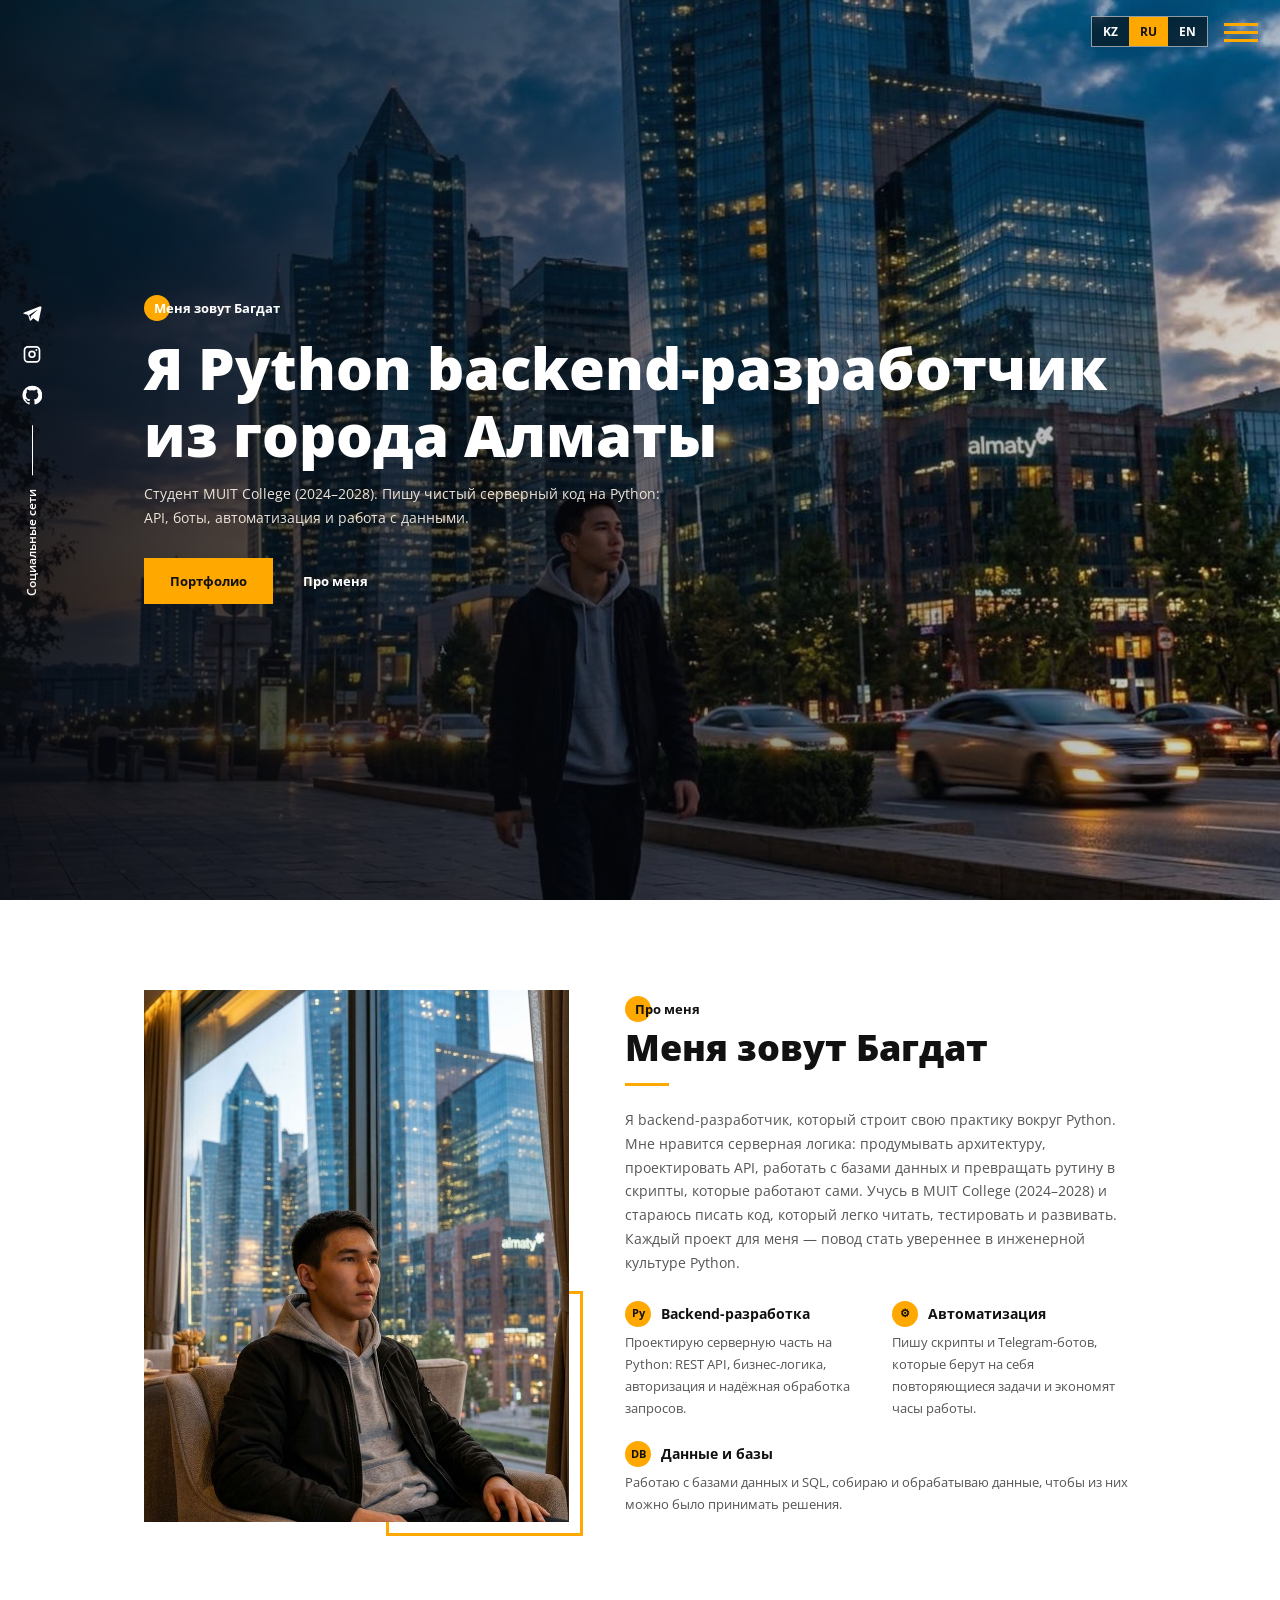
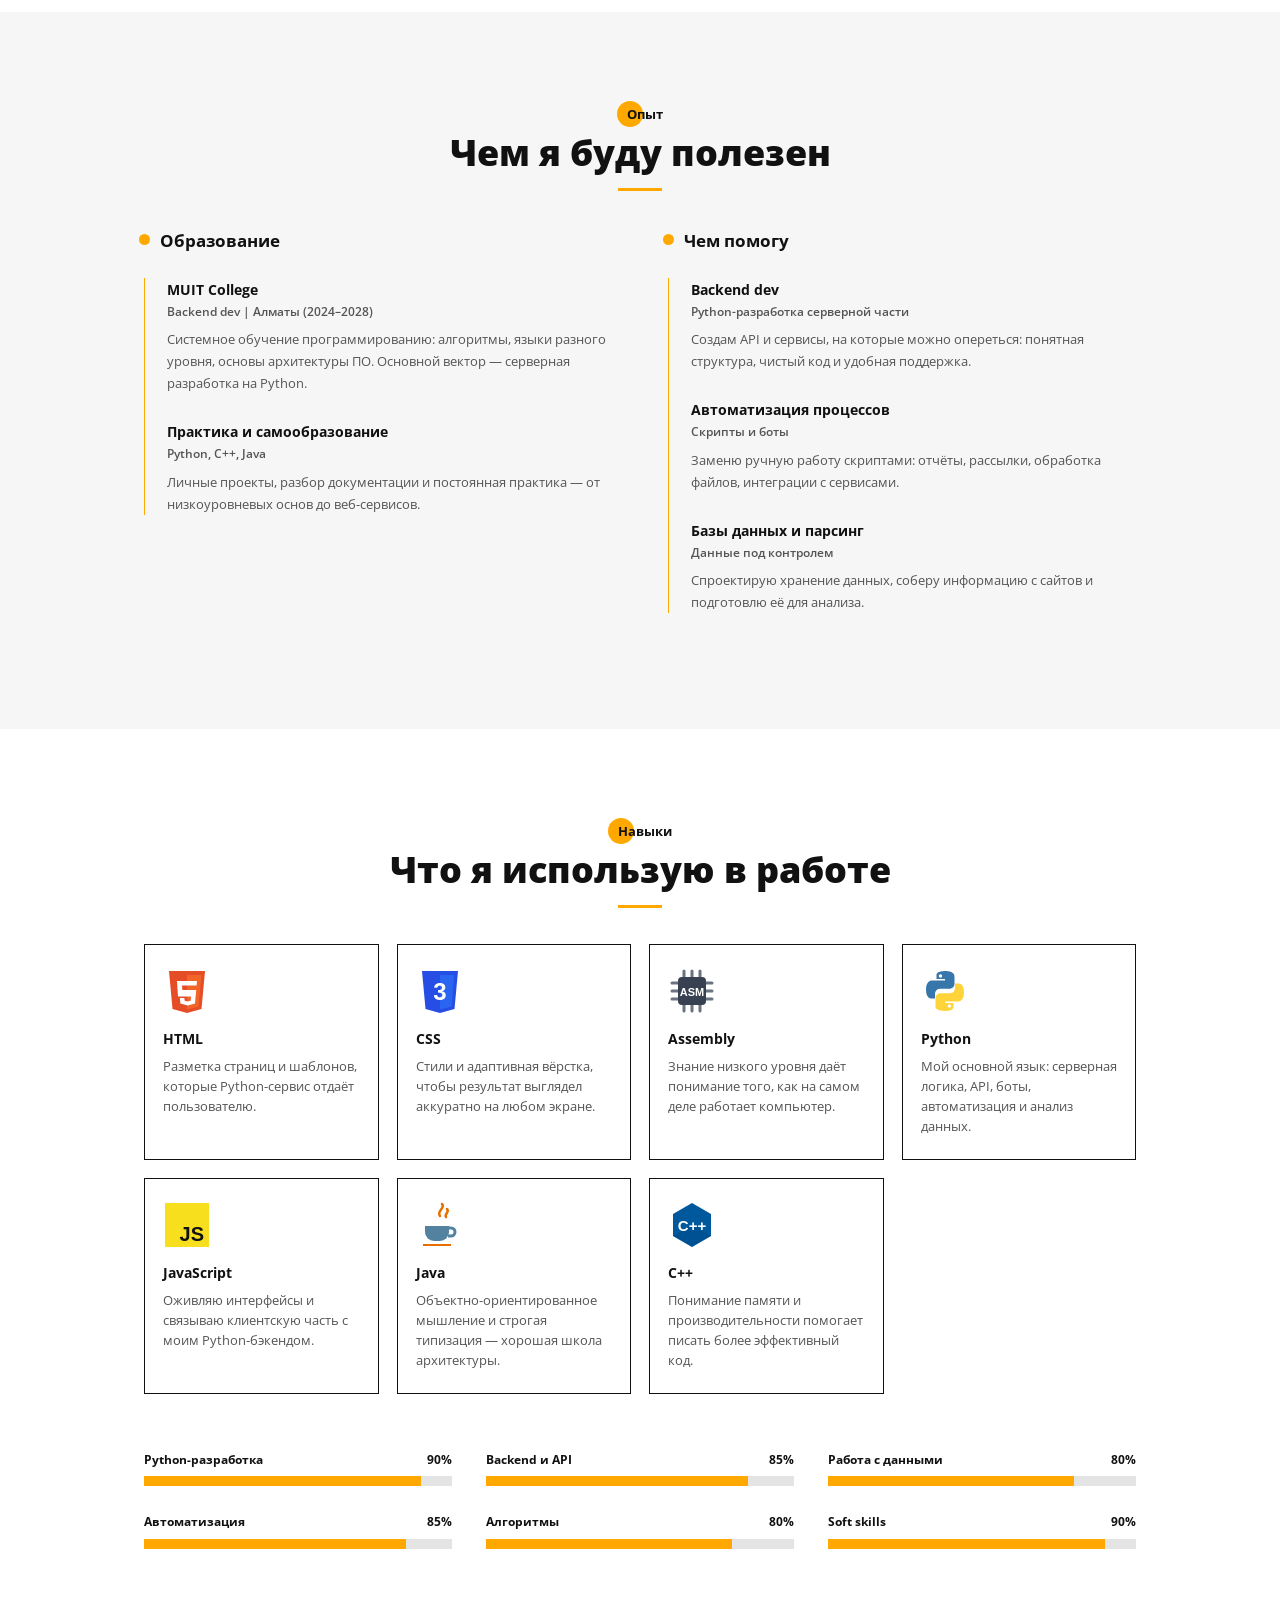
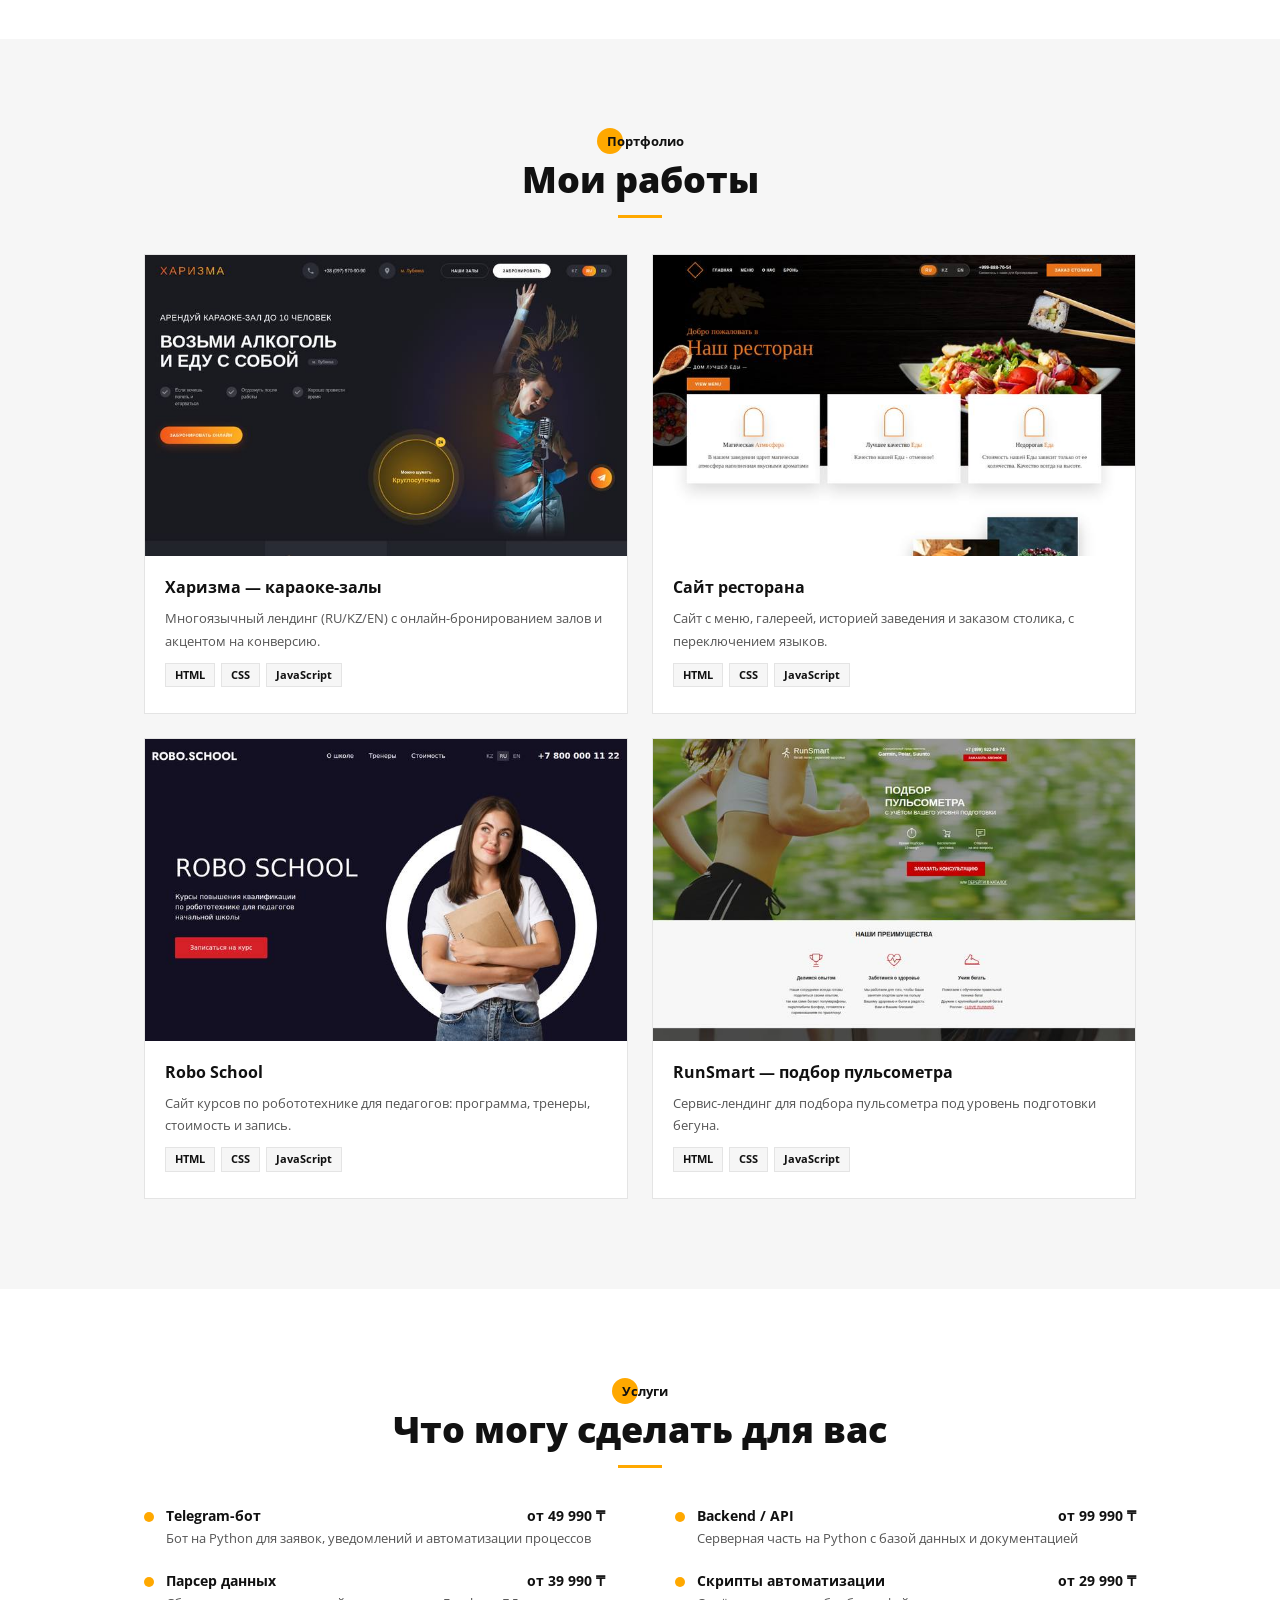
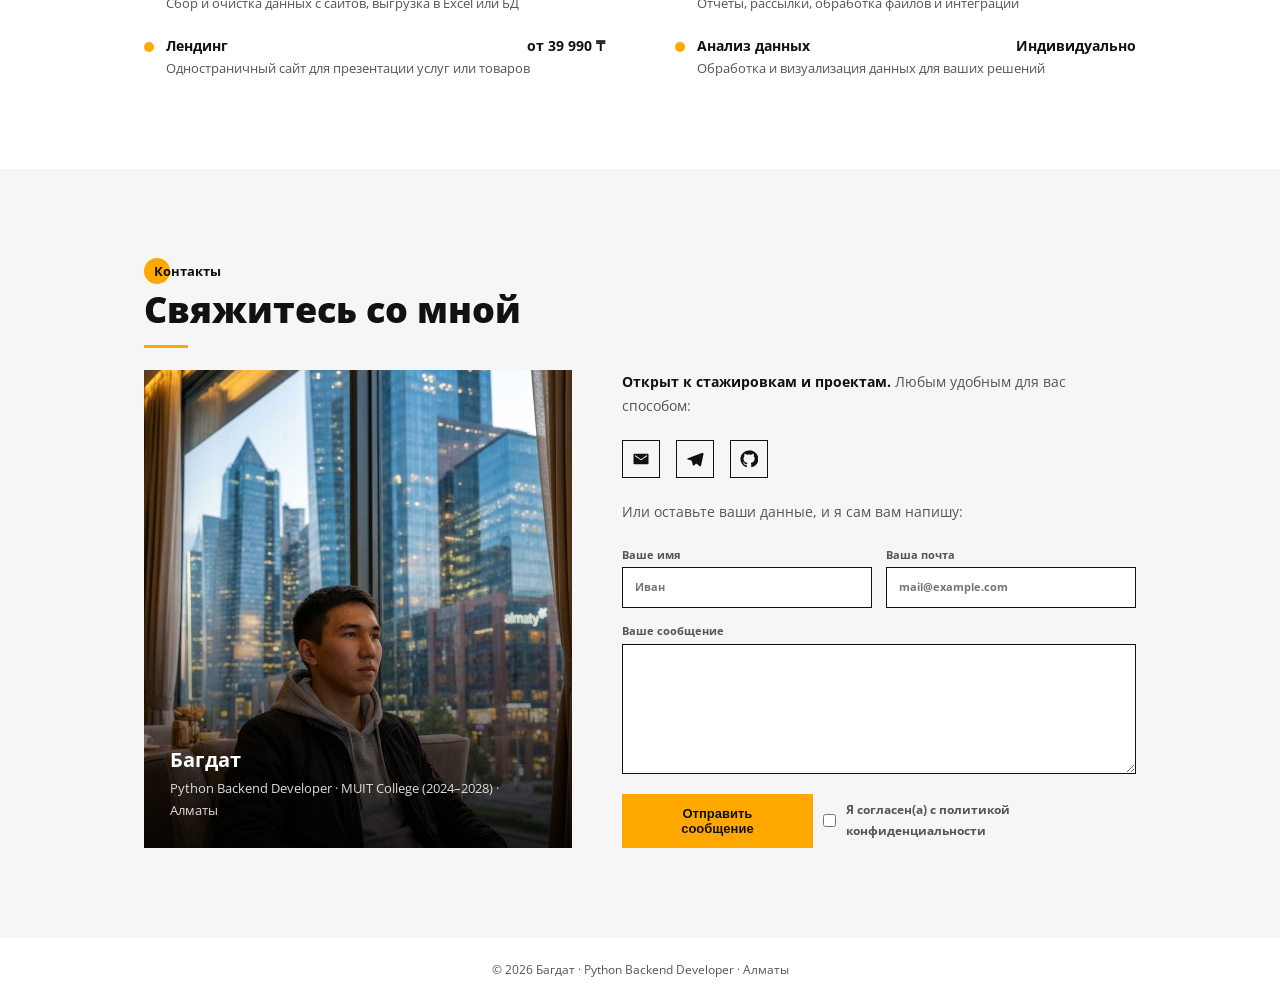
<file: index.html>
<!DOCTYPE html>
<html lang="ru">
<head>
<meta charset="utf-8">
<meta name="viewport" content="width=device-width, initial-scale=1, viewport-fit=cover">
<title>Багдат — Python Backend Developer</title>
<meta name="description" content="Портфолио Багдата: Python backend-разработчик, студент MUIT College (2024–2028), Алматы.">
<link href="https://fonts.googleapis.com/css2?family=Open+Sans:wght@400;600;700;800&display=swap" rel="stylesheet">
<link rel="stylesheet" href="css/style.css">
</head>
<body>
<button class="bg" id="bg" aria-label="Меню"><b></b><b></b><b></b></button>
<div class="lg" id="lg"><button data-l="kz">KZ</button><button data-l="ru" class="on">RU</button><button data-l="en">EN</button></div>
<button class="up" id="up" aria-label="Up">↑</button>
<nav class="menu" id="menu">
<a href="#about">Про меня</a><a href="#exp">Мой опыт</a><a href="#skills">Мои навыки</a><a href="#works">Мои работы</a><a href="#price">Услуги</a><a href="#contacts">Контакты</a>
</nav>

<header class="hero" id="top">
<div class="soc">
<a href="#contacts" aria-label="Telegram"><svg viewBox="0 0 24 24"><path d="M21.9 3.6 2.6 11c-1.3.5-1.3 1.3-.2 1.6l4.9 1.5 1.9 5.8c.2.6.1.9.8.9.5 0 .8-.2 1.1-.5l2.4-2.3 4.9 3.6c.9.5 1.5.2 1.7-.8l3.2-15.3c.3-1.3-.5-1.9-1.4-1.5zM8.5 13.9l9.600-6c.5-.3.9-.1.5.2l-7.900 7.100-.3 3.300z"/></svg></a>
<a href="#contacts" aria-label="Instagram"><svg viewBox="0 0 24 24"><path d="M7 2h10a5 5 0 0 1 5 5v10a5 5 0 0 1-5 5H7a5 5 0 0 1-5-5V7a5 5 0 0 1 5-5zm0 2a3 3 0 0 0-3 3v10a3 3 0 0 0 3 3h10a3 3 0 0 0 3-3V7a3 3 0 0 0-3-3zm5 3.500a4.500 4.500 0 1 1 0 9 4.500 4.500 0 0 1 0-9zm0 2a2.500 2.500 0 1 0 0 5 2.500 2.500 0 0 0 0-5zM17.300 5.500a1.200 1.200 0 1 1 0 2.400 1.200 1.200 0 0 1 0-2.400z"/></svg></a>
<a href="#contacts" aria-label="GitHub"><svg viewBox="0 0 24 24"><path d="M12 .5a11.500 11.500 0 0 0-3.600 22.400c.6.100.8-.3.8-.6v-2c-3.200.7-3.900-1.500-3.900-1.500-.5-1.300-1.300-1.700-1.300-1.700-1-.7.100-.7.100-.7 1.200.1 1.800 1.200 1.800 1.200 1 1.800 2.700 1.300 3.400 1 .1-.8.400-1.300.7-1.600-2.600-.3-5.300-1.300-5.300-5.700 0-1.300.5-2.300 1.200-3.100-.1-.3-.5-1.500.1-3.100 0 0 1-.3 3.200 1.200a11 11 0 0 1 5.800 0c2.200-1.500 3.200-1.200 3.200-1.200.6 1.600.2 2.800.1 3.100.8.800 1.200 1.800 1.200 3.100 0 4.400-2.700 5.400-5.300 5.700.4.400.8 1.100.8 2.200v3.300c0 .3.200.7.800.6A11.500 11.500 0 0 0 12 .5z"/></svg></a>
<i></i><span>Социальные сети</span>
</div>
<div class="w">
<span class="tag">Меня зовут Багдат</span>
<h1>Я Python backend-разработчик<br>из города Алматы</h1>
<p>Студент MUIT College (2024–2028). Пишу чистый серверный код на Python: API, боты, автоматизация и работа с данными.</p>
<a class="btn" href="#works">Портфолио</a> <a class="btn o" href="#about">Про меня</a>
</div>
</header>

<section id="about"><div class="w ab">
<div class="ph"><img src="img/bagdat.jpg" alt="Багдат у панорамного окна, Алматы"></div>
<div>
<span class="tag">Про меня</span>
<h2>Меня зовут Багдат</h2>
<p class="l">Я backend-разработчик, который строит свою практику вокруг Python. Мне нравится серверная логика: продумывать архитектуру, проектировать API, работать с базами данных и превращать рутину в скрипты, которые работают сами. Учусь в MUIT College (2024–2028) и стараюсь писать код, который легко читать, тестировать и развивать. Каждый проект для меня — повод стать увереннее в инженерной культуре Python.</p>
<div class="f">
<div><h4><s>Py</s>Backend-разработка</h4><p>Проектирую серверную часть на Python: REST API, бизнес-логика, авторизация и надёжная обработка запросов.</p></div>
<div><h4><s>⚙</s>Автоматизация</h4><p>Пишу скрипты и Telegram-ботов, которые берут на себя повторяющиеся задачи и экономят часы работы.</p></div>
<div><h4><s>DB</s>Данные и базы</h4><p>Работаю с базами данных и SQL, собираю и обрабатываю данные, чтобы из них можно было принимать решения.</p></div>
</div></div></div></section>

<section id="exp" style="background:var(--sf)"><div class="w">
<div class="c"><span class="tag">Опыт</span><h2>Чем я буду полезен</h2></div>
<div class="tl">
<div><h3>Образование</h3><ul>
<li><b>MUIT College</b><em>Backend dev | Алматы (2024–2028)</em><p>Системное обучение программированию: алгоритмы, языки разного уровня, основы архитектуры ПО. Основной вектор — серверная разработка на Python.</p></li>
<li><b>Практика и самообразование</b><em>Python, C++, Java</em><p>Личные проекты, разбор документации и постоянная практика — от низкоуровневых основ до веб-сервисов.</p></li></ul></div>
<div><h3>Чем помогу</h3><ul>
<li><b>Backend dev</b><em>Python-разработка серверной части</em><p>Создам API и сервисы, на которые можно опереться: понятная структура, чистый код и удобная поддержка.</p></li>
<li><b>Автоматизация процессов</b><em>Скрипты и боты</em><p>Заменю ручную работу скриптами: отчёты, рассылки, обработка файлов, интеграции с сервисами.</p></li>
<li><b>Базы данных и парсинг</b><em>Данные под контролем</em><p>Спроектирую хранение данных, соберу информацию с сайтов и подготовлю её для анализа.</p></li></ul></div>
</div></div></section>

<section id="skills"><div class="w">
<div class="c"><span class="tag">Навыки</span><h2>Что я использую в работе</h2></div>
<div class="sk">
<div><i class="lo"><svg viewBox="0 0 48 48"><path fill="#e44d26" d="M6 4l3.500 38L24 46l14.500-4L42 4z"/><path fill="#f16529" d="M24 8v34.600l11.600-3.200L38.300 8z"/><path fill="#fff" d="M14 14h20l-.4 4.500H19l.4 4.500h13.800l-1.200 13.500-7.300 2-7.300-2-.5-5.500h4.500l.3 2.800 3 .8 3-.8.4-4.300H15z"/></svg></i><h4>HTML</h4><p>Разметка страниц и шаблонов, которые Python-сервис отдаёт пользователю.</p></div>
<div><i class="lo"><svg viewBox="0 0 48 48"><path fill="#264de4" d="M6 4l3.500 38L24 46l14.500-4L42 4z"/><path fill="#2965f1" d="M24 8v34.600l11.600-3.200L38.300 8z"/><text x="24" y="33" text-anchor="middle" font-family="Arial" font-weight="800" font-size="24" fill="#fff">3</text></svg></i><h4>CSS</h4><p>Стили и адаптивная вёрстка, чтобы результат выглядел аккуратно на любом экране.</p></div>
<div><i class="lo"><svg viewBox="0 0 48 48"><g stroke="#6b7280" stroke-width="3" stroke-linecap="round"><path d="M16 4v8M24 4v8M32 4v8M16 36v8M24 36v8M32 36v8M4 16h8M4 24h8M4 32h8M36 16h8M36 24h8M36 32h8"/></g><rect x="10" y="10" width="28" height="28" rx="4" fill="#374151"/><text x="24" y="29" text-anchor="middle" font-family="Arial" font-weight="700" font-size="11" fill="#fff">ASM</text></svg></i><h4>Assembly</h4><p>Знание низкого уровня даёт понимание того, как на самом деле работает компьютер.</p></div>
<div><i class="lo"><svg viewBox="0 0 48 48"><path fill="#3776ab" d="M23.800 4C15 4 15.500 8 15.500 8v4H24v1.500H11.500S5 12.800 5 22.500s5.600 9 5.600 9H14v-4.200s-.3-5.600 5.500-5.600h8.600s5.400.1 5.400-5.300V9.500S34.300 4 23.800 4z"/><path fill="#ffd43b" d="M24.200 44c8.800 0 8.300-4 8.300-4v-4H24v-1.500h12.500S43 35.200 43 25.500s-5.600-9-5.600-9H34v4.200s.3 5.600-5.500 5.600h-8.600s-5.400-.1-5.400 5.300v7.900S13.700 44 24.200 44z"/><circle cx="19.500" cy="9" r="1.700" fill="#fff"/><circle cx="28.500" cy="39" r="1.700" fill="#fff"/></svg></i><h4>Python</h4><p>Мой основной язык: серверная логика, API, боты, автоматизация и анализ данных.</p></div>
<div><i class="lo"><svg viewBox="0 0 48 48"><rect width="44" height="44" x="2" y="2" fill="#f7df1e"/><text x="41" y="40" text-anchor="end" font-family="Arial" font-weight="800" font-size="20" fill="#111">JS</text></svg></i><h4>JavaScript</h4><p>Оживляю интерфейсы и связываю клиентскую часть с моим Python-бэкендом.</p></div>
<div><i class="lo"><svg viewBox="0 0 48 48"><path fill="none" stroke="#e76f00" stroke-width="2.500" stroke-linecap="round" d="M26 3c4 4-6 7-2 12M31 8c3 3-3 5-1 8"/><path fill="#5382a1" d="M9 25h24v6a9 9 0 0 1-9 9h-6a9 9 0 0 1-9-9z"/><path fill="none" stroke="#5382a1" stroke-width="3" d="M33 27h2a4 4 0 0 1 0 8h-3"/><path fill="#e76f00" d="M7 43h28v2H7z"/></svg></i><h4>Java</h4><p>Объектно-ориентированное мышление и строгая типизация — хорошая школа архитектуры.</p></div>
<div><i class="lo"><svg viewBox="0 0 48 48"><path fill="#00599c" d="M24 2l19 11v22L24 46 5 35V13z"/><path fill="#004482" d="M24 24l19 11L24 46 5 35z" opacity=".35"/><text x="24" y="30" text-anchor="middle" font-family="Arial" font-weight="800" font-size="15" fill="#fff">C++</text></svg></i><h4>C++</h4><p>Понимание памяти и производительности помогает писать более эффективный код.</p></div>
</div>
<div class="bars">
<div><span><b>Python-разработка</b><b>90%</b></span><em><b data-w="90"></b></em></div>
<div><span><b>Backend и API</b><b>85%</b></span><em><b data-w="85"></b></em></div>
<div><span><b>Работа с данными</b><b>80%</b></span><em><b data-w="80"></b></em></div>
<div><span><b>Автоматизация</b><b>85%</b></span><em><b data-w="85"></b></em></div>
<div><span><b>Алгоритмы</b><b>80%</b></span><em><b data-w="80"></b></em></div>
<div><span><b>Soft skills</b><b>90%</b></span><em><b data-w="90"></b></em></div>
</div></div></section>

<section id="works" style="background:var(--sf)"><div class="w">
<div class="c"><span class="tag">Портфолио</span><h2>Мои работы</h2></div>
<div class="wk">
<a href="works/kharisma/index.html" target="_blank" rel="noopener"><img src="img/kharisma.jpg" alt="Харизма" loading="lazy"><div><h4>Харизма — караоке-залы</h4><p>Многоязычный лендинг (RU/KZ/EN) с онлайн-бронированием залов и акцентом на конверсию.</p><small>HTML</small><small>CSS</small><small>JavaScript</small></div></a>
<a href="works/restaurant/index.html" target="_blank" rel="noopener"><img src="img/restaurant.jpg" alt="Ресторан" loading="lazy"><div><h4>Сайт ресторана</h4><p>Сайт с меню, галереей, историей заведения и заказом столика, с переключением языков.</p><small>HTML</small><small>CSS</small><small>JavaScript</small></div></a>
<a href="works/robo/index.html" target="_blank" rel="noopener"><img src="img/robo.jpg" alt="Robo School" loading="lazy"><div><h4>Robo School</h4><p>Сайт курсов по робототехнике для педагогов: программа, тренеры, стоимость и запись.</p><small>HTML</small><small>CSS</small><small>JavaScript</small></div></a>
<a href="works/runsmart/index.html" target="_blank" rel="noopener"><img src="img/runsmart.jpg" alt="RunSmart" loading="lazy"><div><h4>RunSmart — подбор пульсометра</h4><p>Сервис-лендинг для подбора пульсометра под уровень подготовки бегуна.</p><small>HTML</small><small>CSS</small><small>JavaScript</small></div></a>
</div></div></section>

<section id="price"><div class="w">
<div class="c"><span class="tag">Услуги</span><h2>Что могу сделать для вас</h2></div>
<div class="pr">
<div><b>Telegram-бот <span>от 49 990 ₸</span></b><p>Бот на Python для заявок, уведомлений и автоматизации процессов</p></div>
<div><b>Backend / API <span>от 99 990 ₸</span></b><p>Серверная часть на Python с базой данных и документацией</p></div>
<div><b>Парсер данных <span>от 39 990 ₸</span></b><p>Сбор и очистка данных с сайтов, выгрузка в Excel или БД</p></div>
<div><b>Скрипты автоматизации <span>от 29 990 ₸</span></b><p>Отчёты, рассылки, обработка файлов и интеграции</p></div>
<div><b>Лендинг <span>от 39 990 ₸</span></b><p>Одностраничный сайт для презентации услуг или товаров</p></div>
<div><b>Анализ данных <span>Индивидуально</span></b><p>Обработка и визуализация данных для ваших решений</p></div>
</div></div></section>

<section id="contacts" class="ct"><div class="w">
<span class="tag">Контакты</span><h2>Свяжитесь со мной</h2>
<div class="cg">
<div class="cp"><div><h4>Багдат</h4><p>Python Backend Developer · MUIT College (2024–2028) · Алматы</p></div></div>
<div>
<p class="ln"><b>Открыт к стажировкам и проектам.</b> Любым удобным для вас способом:</p>
<div class="ic">
<a href="mailto:bagdat@example.com" aria-label="Почта"><svg viewBox="0 0 24 24"><path d="M3 5h18a1 1 0 0 1 1 1v12a1 1 0 0 1-1 1H3a1 1 0 0 1-1-1V6a1 1 0 0 1 1-1zm9 7.200L4.500 7H4v1.300l8 5.500 8-5.500V7h-.5z"/></svg></a>
<a href="#contacts" aria-label="Telegram"><svg viewBox="0 0 24 24"><path d="M21.900 3.600 2.600 11c-1.300.5-1.300 1.300-.2 1.600l4.900 1.500 1.900 5.800c.2.600.1.900.8.900.5 0 .8-.2 1.100-.5l2.400-2.300 4.900 3.600c.9.500 1.500.2 1.700-.8l3.200-15.300c.3-1.300-.5-1.900-1.400-1.500z"/></svg></a>
<a href="#contacts" aria-label="GitHub"><svg viewBox="0 0 24 24"><path d="M12 .5a11.500 11.500 0 0 0-3.600 22.400c.6.100.8-.3.8-.6v-2c-3.200.7-3.900-1.500-3.900-1.500-.5-1.300-1.300-1.700-1.300-1.700-1-.7.100-.7.100-.7 1.200.1 1.800 1.200 1.800 1.200 1 1.800 2.700 1.300 3.400 1 .1-.8.400-1.300.7-1.600-2.600-.3-5.300-1.300-5.300-5.700 0-1.300.5-2.300 1.200-3.100-.1-.3-.5-1.500.1-3.100 0 0 1-.3 3.200 1.200a11 11 0 0 1 5.800 0c2.200-1.500 3.200-1.200 3.200-1.200.6 1.600.2 2.800.1 3.100.8.800 1.200 1.800 1.200 3.100 0 4.400-2.700 5.400-5.300 5.700.4.400.8 1.100.8 2.200v3.300c0 .3.200.7.800.6A11.500 11.500 0 0 0 12 .5z"/></svg></a>
</div>
<p class="ln">Или оставьте ваши данные, и я сам вам напишу:</p>
<form id="fm">
<label>Ваше имя<input id="n" required placeholder="Иван"></label>
<label>Ваша почта<input id="e" type="email" required placeholder="mail@example.com"></label>
<label class="full">Ваше сообщение<textarea id="m" required></textarea></label>
<div class="full ag"><button class="btn" type="submit">Отправить сообщение</button><label class="ag"><input type="checkbox" required> Я согласен(а) с политикой конфиденциальности</label></div>
</form>
</div></div></div></section>
<footer>© 2026 Багдат · Python Backend Developer · Алматы</footer>

<script src="js/script.js"></script>
</body>
</html>
</file>
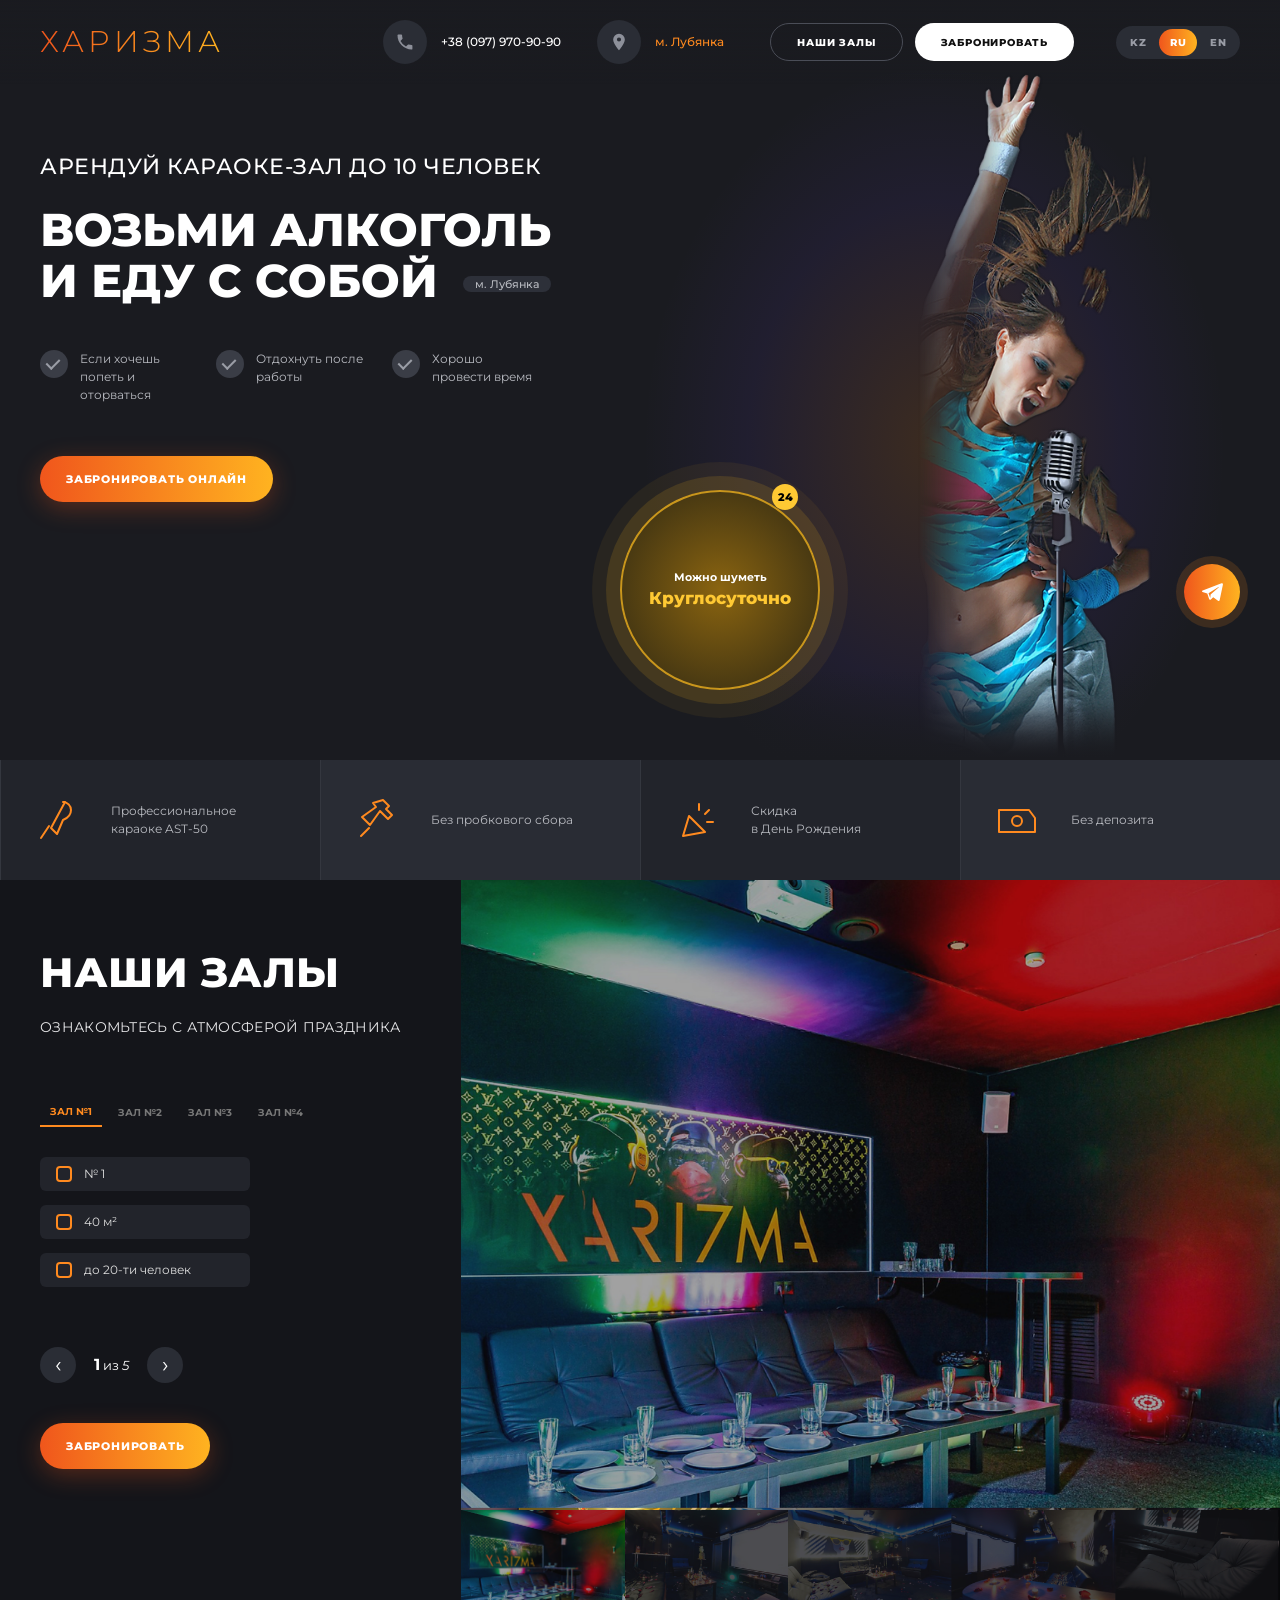
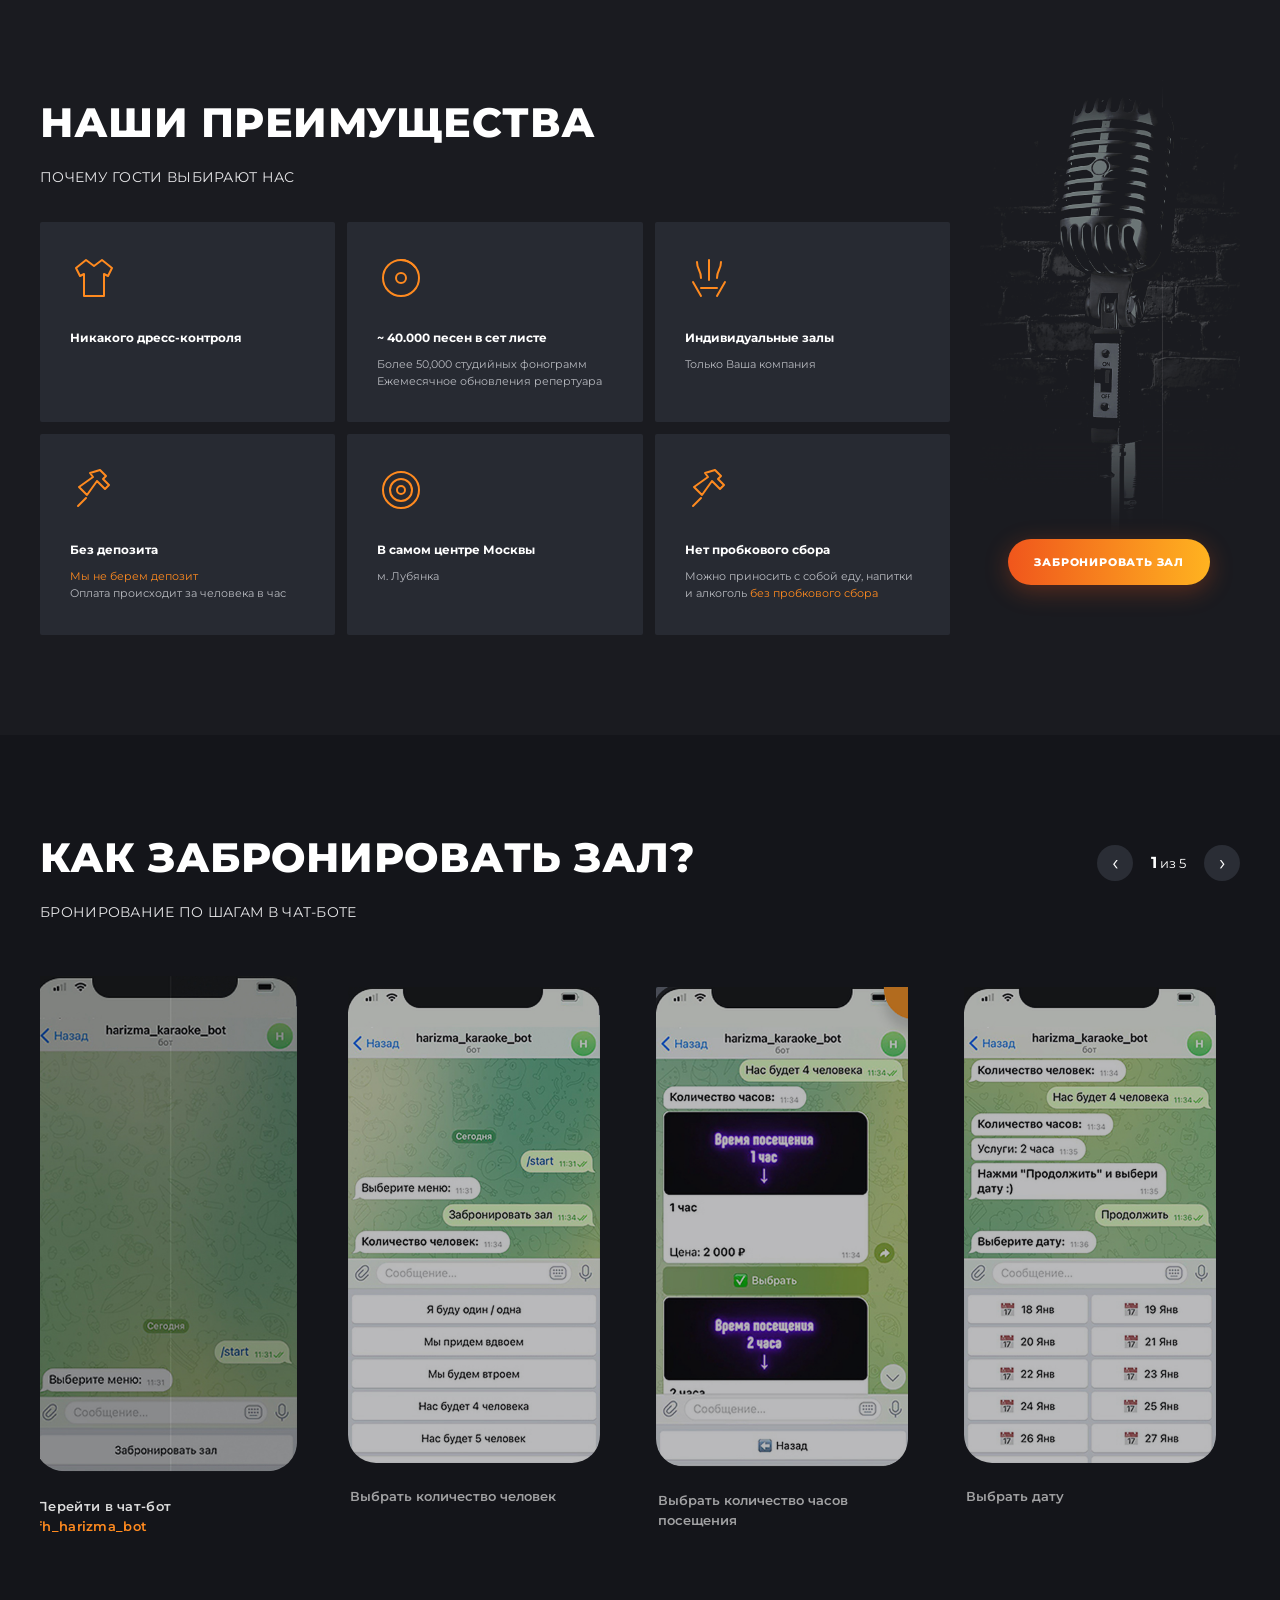
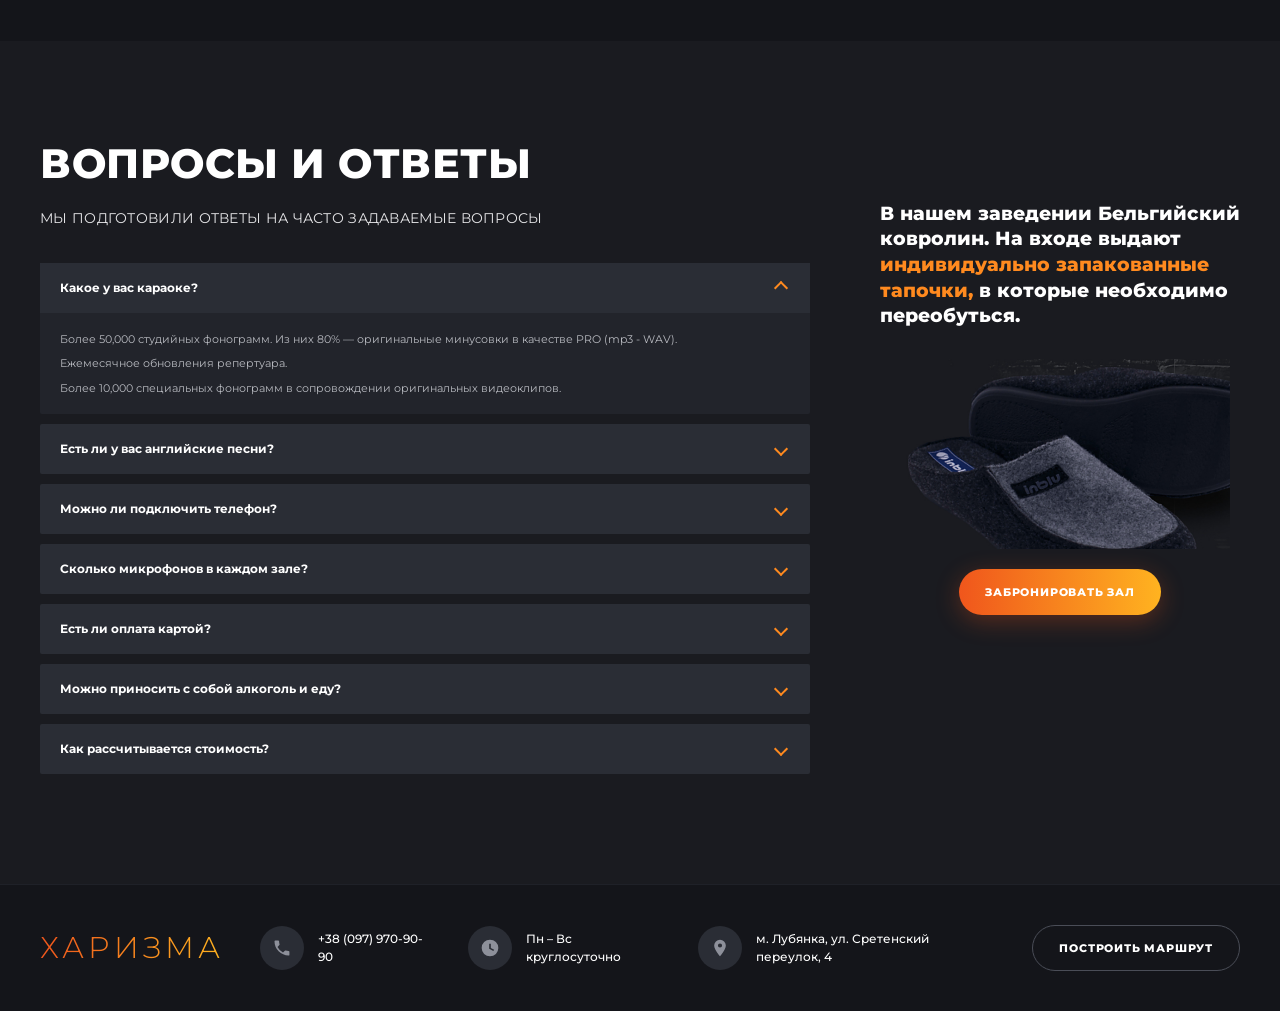
<file: works/kharisma/index.html>
<!DOCTYPE html>
<html lang="ru">
<head>
<meta charset="utf-8">
<meta name="viewport" content="width=device-width, initial-scale=1">
<title>ХАРИЗМА — караоке-залы до 10 человек, м. Лубянка</title>
<meta name="description" content="Арендуй караоке-зал до 10 человек. Бери алкоголь и еду с собой. Без депозита, без пробкового сбора, круглосуточно.">
<link rel="preconnect" href="https://fonts.googleapis.com">
<link href="https://fonts.googleapis.com/css2?family=Montserrat:wght@400;500;600;700;800;900&display=swap" rel="stylesheet">
<link rel="stylesheet" href="style.css">
</head>
<body>

<header class="header" id="top">
  <div class="container header__in">
    <a href="#top" class="logo" aria-label="ХАРИЗМА">ХАРИЗМА</a>
    <a class="hd-item hd-phone" href="tel:+380979709090"><i class="ico-circle"><svg viewBox="0 0 24 24"><path d="M6.6 10.8a15 15 0 0 0 6.6 6.6l2.2-2.2a1 1 0 0 1 1-.25 11 11 0 0 0 3.5.55 1 1 0 0 1 1 1V20a1 1 0 0 1-1 1A17 17 0 0 1 3 4a1 1 0 0 1 1-1h3.5a1 1 0 0 1 1 1c0 1.2.2 2.4.55 3.5a1 1 0 0 1-.25 1z"/></svg></i><span>+38 (097) 970-90-90</span></a>
    <div class="hd-item hd-loc"><i class="ico-circle"><svg viewBox="0 0 24 24"><path d="M12 2a7 7 0 0 0-7 7c0 5 7 13 7 13s7-8 7-13a7 7 0 0 0-7-7zm0 9.5A2.5 2.5 0 1 1 12 6.5a2.5 2.5 0 0 1 0 5z"/></svg></i><span class="accent" data-i18n="loc">м. Лубянка</span></div>
    <div class="hd-btns">
      <a href="#halls" class="btn btn--ghost" data-i18n="nav_halls">Наши залы</a>
      <a href="https://t.me/fh_harizma_bot" target="_blank" rel="noopener" class="btn btn--white" data-i18n="book">Забронировать</a>
    </div>
    <div class="lang" role="group" aria-label="Language"><button data-lang="kz">KZ</button><button data-lang="ru" class="active">RU</button><button data-lang="en">EN</button></div>
    <button class="burger" id="burger" aria-label="Меню"><span></span><span></span></button>
  </div>
</header>

<div class="mmenu" id="mmenu">
  <div class="mmenu__row"><i class="ico-circle"><svg viewBox="0 0 24 24"><path d="M12 2a7 7 0 0 0-7 7c0 5 7 13 7 13s7-8 7-13a7 7 0 0 0-7-7zm0 9.5A2.5 2.5 0 1 1 12 6.5a2.5 2.5 0 0 1 0 5z"/></svg></i><span class="accent" data-i18n="loc">м. Лубянка</span></div>
  <a class="mmenu__row" href="tel:+380979709090"><i class="ico-circle"><svg viewBox="0 0 24 24"><path d="M6.6 10.8a15 15 0 0 0 6.6 6.6l2.2-2.2a1 1 0 0 1 1-.25 11 11 0 0 0 3.5.55 1 1 0 0 1 1 1V20a1 1 0 0 1-1 1A17 17 0 0 1 3 4a1 1 0 0 1 1-1h3.5a1 1 0 0 1 1 1c0 1.2.2 2.4.55 3.5a1 1 0 0 1-.25 1z"/></svg></i><span>+38 (097) 970-90-90</span></a>
  <a href="#halls" class="btn btn--ghost" data-i18n="nav_halls">Наши залы</a>
  <a href="https://t.me/fh_harizma_bot" target="_blank" rel="noopener" class="btn btn--white" data-i18n="book">Забронировать</a>
  <div class="lang lang--m" role="group" aria-label="Language"><button data-lang="kz">KZ</button><button data-lang="ru" class="active">RU</button><button data-lang="en">EN</button></div>
</div>

<section class="hero">
  <div class="container hero__in">
    <div class="hero__text">
      <p class="hero__sub" data-i18n="hero_sub">Арендуй караоке-зал до 10 человек</p>
      <h1><span data-i18n="hero_h1">Возьми алкоголь<br>и еду с собой</span> <small data-i18n="loc">м. Лубянка</small></h1>
      <ul class="checks">
        <li><i class="check"></i><span data-i18n="chk1">Если хочешь попеть и оторваться</span></li>
        <li><i class="check"></i><span data-i18n="chk2">Отдохнуть после работы</span></li>
        <li><i class="check"></i><span data-i18n="chk3">Хорошо провести время</span></li>
      </ul>
      <a href="https://t.me/fh_harizma_bot" target="_blank" rel="noopener" class="btn btn--grad" data-i18n="book_online">Забронировать онлайн</a>
    </div>
    <div class="hero__badge"><span class="b24">24</span><span data-i18n="badge1">Можно шуметь</span><strong data-i18n="badge2">Круглосуточно</strong></div>
    <a href="https://t.me/fh_harizma_bot" target="_blank" rel="noopener" class="hero__fab" aria-label="Telegram"><svg viewBox="0 0 24 24"><path d="M21.5 3.3 2.7 10.6c-.9.4-.9 1.1-.2 1.3l4.8 1.5 1.8 5.6c.2.6.4.8.9.8.4 0 .6-.2.9-.4l2.3-2.2 4.8 3.5c.9.5 1.5.2 1.7-.8l3.2-15.1c.3-1.2-.5-1.8-1.4-1.5zM8.5 13.2l9.6-6c.5-.3.9-.1.5.2l-8 7.2-.3 3.3z"/></svg></a>
    <img class="hero__img" src="img/hero.webp" alt="Девушка с микрофоном">
  </div>
</section>

<section class="strip">
  <div class="container strip__in">
    <div><svg viewBox="0 0 48 48"><path d="M30 6a8 8 0 0 1 8 8c0 4-3 8-8 10l-6 14-6-6 14-26zM16 30 8 42"/></svg><span data-i18n="s1">Профессиональное<br>караоке AST-50</span></div>
    <div><svg viewBox="0 0 48 48"><path d="M30 4l6 6-3 3 6 6-4 4-8-8-10 14-8-8 14-10-3-4zM8 40l8-8"/></svg><span data-i18n="s2">Без пробкового сбора</span></div>
    <div><svg viewBox="0 0 48 48"><path d="M10 40l6-20 16 16zM26 8v6M36 14l-4 4M40 26h-6"/></svg><span data-i18n="s3">Скидка<br>в День Рождения</span></div>
    <div><svg viewBox="0 0 48 48"><path d="M6 14h30l6 8v14H6zM24 20a5 5 0 1 0 0 10 5 5 0 0 0 0-10z"/></svg><span data-i18n="s4">Без депозита</span></div>
  </div>
</section>

<section class="halls" id="halls">
  <div class="halls__info">
    <h2 data-i18n="nav_halls">Наши залы</h2>
    <p class="lead" data-i18n="halls_lead">Ознакомьтесь с атмосферой праздника</p>
    <div class="tabs" id="tabs">
      <button class="active" data-i="0"></button>
      <button data-i="1"></button>
      <button data-i="2"></button>
      <button data-i="3"></button>
    </div>
    <ul class="spec">
      <li><i></i><span id="hNum">№ 1</span></li>
      <li><i></i><span id="hArea">40 м²</span></li>
      <li><i></i><span id="hCap">до 20-ти человек</span></li>
    </ul>
    <div class="pager"><button id="prev" aria-label="Назад">‹</button><span><b id="cur">1</b> <span data-i18n="of">из</span> <em id="tot">5</em></span><button id="next" aria-label="Вперёд">›</button></div>
    <a href="https://t.me/fh_harizma_bot" target="_blank" rel="noopener" class="btn btn--grad" data-i18n="book">Забронировать</a>
  </div>
  <div class="halls__gal">
    <div class="halls__main"><img id="mainImg" src="img/hall.jpg" alt="Караоке-зал"></div>
    <div class="halls__thumbs" id="thumbs"></div>
  </div>
</section>

<section class="adv">
  <div class="container">
    <h2 data-i18n="adv_h">Наши преимущества</h2>
    <p class="lead" data-i18n="adv_lead">Почему гости выбирают нас</p>
    <div class="adv__grid">
      <div class="card"><svg viewBox="0 0 48 48"><path d="M16 6l-10 8 4 8 4-2v22h20V20l4 2 4-8-10-8-8 6z"/></svg><h3 data-i18n="a1">Никакого дресс-контроля</h3></div>
      <div class="card"><svg viewBox="0 0 48 48"><circle cx="24" cy="24" r="18"/><circle cx="24" cy="24" r="5"/><path d="M24 6a18 18 0 0 1 14 7"/></svg><h3 data-i18n="a2">~ 40.000 песен в сет листе</h3><p data-i18n="a2p">Более 50,000 студийных фонограмм<br>Ежемесячное обновления репертуара</p></div>
      <div class="card"><svg viewBox="0 0 48 48"><path d="M12 8c0 8 4 8 4 16M24 6v20M36 8c0 8-4 8-4 16M8 28l8 14M40 28l-8 14M16 34h16"/></svg><h3 data-i18n="a3">Индивидуальные залы</h3><p data-i18n="a3p">Только Ваша компания</p></div>
      <div class="card"><svg viewBox="0 0 48 48"><path d="M30 4l6 6-3 3 6 6-4 4-8-8-10 14-8-8 14-10-3-4zM8 40l8-8"/></svg><h3 data-i18n="s4">Без депозита</h3><p data-i18n="a4p"><span class="accent">Мы не берем депозит</span><br>Оплата происходит за человека в час</p></div>
      <div class="card"><svg viewBox="0 0 48 48"><circle cx="24" cy="24" r="18"/><circle cx="24" cy="24" r="11"/><circle cx="24" cy="24" r="4"/></svg><h3 data-i18n="a5">В самом центре Москвы</h3><p data-i18n="loc">м. Лубянка</p></div>
      <div class="card"><svg viewBox="0 0 48 48"><path d="M30 4l6 6-3 3 6 6-4 4-8-8-10 14-8-8 14-10-3-4zM8 40l8-8"/></svg><h3 data-i18n="a6">Нет пробкового сбора</h3><p data-i18n="a6p">Можно приносить с собой еду, напитки и алкоголь <span class="accent">без пробкового сбора</span></p></div>
    </div>
    <img class="adv__mic" src="img/mic.jpg" alt="">
    <a href="https://t.me/fh_harizma_bot" target="_blank" rel="noopener" class="btn btn--grad adv__btn" data-i18n="book_hall">Забронировать зал</a>
  </div>
</section>

<section class="how" id="book">
  <div class="container">
    <div class="how__head">
      <div>
        <h2 data-i18n="how_h">Как забронировать зал?</h2>
        <p class="lead" data-i18n="how_lead">Бронирование по шагам в чат-боте</p>
      </div>
      <div class="pager"><button id="sPrev" aria-label="Назад">‹</button><span><b id="sCur">1</b> <span data-i18n="of">из</span> 5</span><button id="sNext" aria-label="Вперёд">›</button></div>
    </div>
    <div class="steps" id="steps">
      <div class="step"><img src="img/phone1.jpg" alt=""><p><span data-i18n="st1">Перейти в чат-бот</span><br><a class="accent" href="https://t.me/fh_harizma_bot" target="_blank" rel="noopener">fh_harizma_bot</a></p></div>
      <div class="step"><img src="img/phone2.jpg" alt=""><p data-i18n="st2">Выбрать количество человек</p></div>
      <div class="step"><img src="img/phone3.jpg" alt=""><p data-i18n="st3">Выбрать количество часов посещения</p></div>
      <div class="step"><img src="img/phone4.jpg" alt=""><p data-i18n="st4">Выбрать дату</p></div>
      <div class="step"><img src="img/phone5.jpg" alt=""><p data-i18n="st5">Выбрать время старта брони</p></div>
    </div>
  </div>
</section>

<section class="faq">
  <div class="container faq__in">
    <div class="faq__list">
      <h2 data-i18n="faq_h">Вопросы и ответы</h2>
      <p class="lead" data-i18n="faq_lead">Мы подготовили ответы на часто задаваемые вопросы</p>
      <details open><summary data-i18n="q1">Какое у вас караоке?</summary><div data-i18n="r1"><p>Более 50,000 студийных фонограмм. Из них 80% — оригинальные минусовки в качестве PRO (mp3 - WAV).</p><p>Ежемесячное обновления репертуара.</p><p>Более 10,000 специальных фонограмм в сопровождении оригинальных видеоклипов.</p></div></details>
      <details><summary data-i18n="q2">Есть ли у вас английские песни?</summary><div data-i18n="r2"><p>Да, в репертуаре много зарубежных хитов на английском и других языках.</p></div></details>
      <details><summary data-i18n="q3">Можно ли подключить телефон?</summary><div data-i18n="r3"><p>Да, к системе можно подключить телефон — уточните детали у администратора.</p></div></details>
      <details><summary data-i18n="q4">Сколько микрофонов в каждом зале?</summary><div data-i18n="r4"><p>В каждом зале есть несколько беспроводных микрофонов — их количество зависит от зала.</p></div></details>
      <details><summary data-i18n="q5">Есть ли оплата картой?</summary><div data-i18n="r5"><p>Да, оплата возможна картой и наличными.</p></div></details>
      <details><summary data-i18n="q6">Можно приносить с собой алкоголь и еду?</summary><div data-i18n="r6"><p>Конечно! Пробковый сбор не взимается.</p></div></details>
      <details><summary data-i18n="q7">Как рассчитывается стоимость?</summary><div data-i18n="r7"><p>Оплата происходит за человека в час. Депозит не требуется.</p></div></details>
    </div>
    <aside class="faq__side">
      <p data-i18n="slip">В нашем заведении Бельгийский ковролин. На входе выдают <span class="accent">индивидуально запакованные тапочки,</span> в которые необходимо переобуться.</p>
      <img src="img/slipper.jpg" alt="Тапочки">
      <a href="https://t.me/fh_harizma_bot" target="_blank" rel="noopener" class="btn btn--grad" data-i18n="book_hall">Забронировать зал</a>
    </aside>
  </div>
</section>

<footer class="footer">
  <div class="container footer__in">
    <a href="#top" class="logo" aria-label="ХАРИЗМА">ХАРИЗМА</a>
    <a class="hd-item" href="tel:+380979709090"><i class="ico-circle"><svg viewBox="0 0 24 24"><path d="M6.6 10.8a15 15 0 0 0 6.6 6.6l2.2-2.2a1 1 0 0 1 1-.25 11 11 0 0 0 3.5.55 1 1 0 0 1 1 1V20a1 1 0 0 1-1 1A17 17 0 0 1 3 4a1 1 0 0 1 1-1h3.5a1 1 0 0 1 1 1c0 1.2.2 2.4.55 3.5a1 1 0 0 1-.25 1z"/></svg></i><span>+38 (097) 970-90-90</span></a>
    <div class="hd-item"><i class="ico-circle"><svg viewBox="0 0 24 24"><path d="M12 2a10 10 0 1 0 0 20 10 10 0 0 0 0-20zm1 5v5l4 2-1 1.7-5-2.7V7z"/></svg></i><span data-i18n="f_hours">Пн – Вс круглосуточно</span></div>
    <div class="hd-item"><i class="ico-circle"><svg viewBox="0 0 24 24"><path d="M12 2a7 7 0 0 0-7 7c0 5 7 13 7 13s7-8 7-13a7 7 0 0 0-7-7zm0 9.5A2.5 2.5 0 1 1 12 6.5a2.5 2.5 0 0 1 0 5z"/></svg></i><span data-i18n="f_addr">м. Лубянка, ул. Сретенский переулок, 4</span></div>
    <a class="btn btn--ghost" href="https://yandex.ru/maps/?text=Сретенский переулок 4" target="_blank" rel="noopener" data-i18n="f_route">Построить маршрут</a>
  </div>
</footer>

<button class="up" id="up" aria-label="Наверх" title="Наверх"><svg viewBox="0 0 24 24"><path d="M12 19V5M5 12l7-7 7 7"/></svg></button>
<script src="i18n/ru.js"></script>
<script src="i18n/kz.js"></script>
<script src="i18n/en.js"></script>
<script src="script.js"></script>
</body>
</html>
</file>
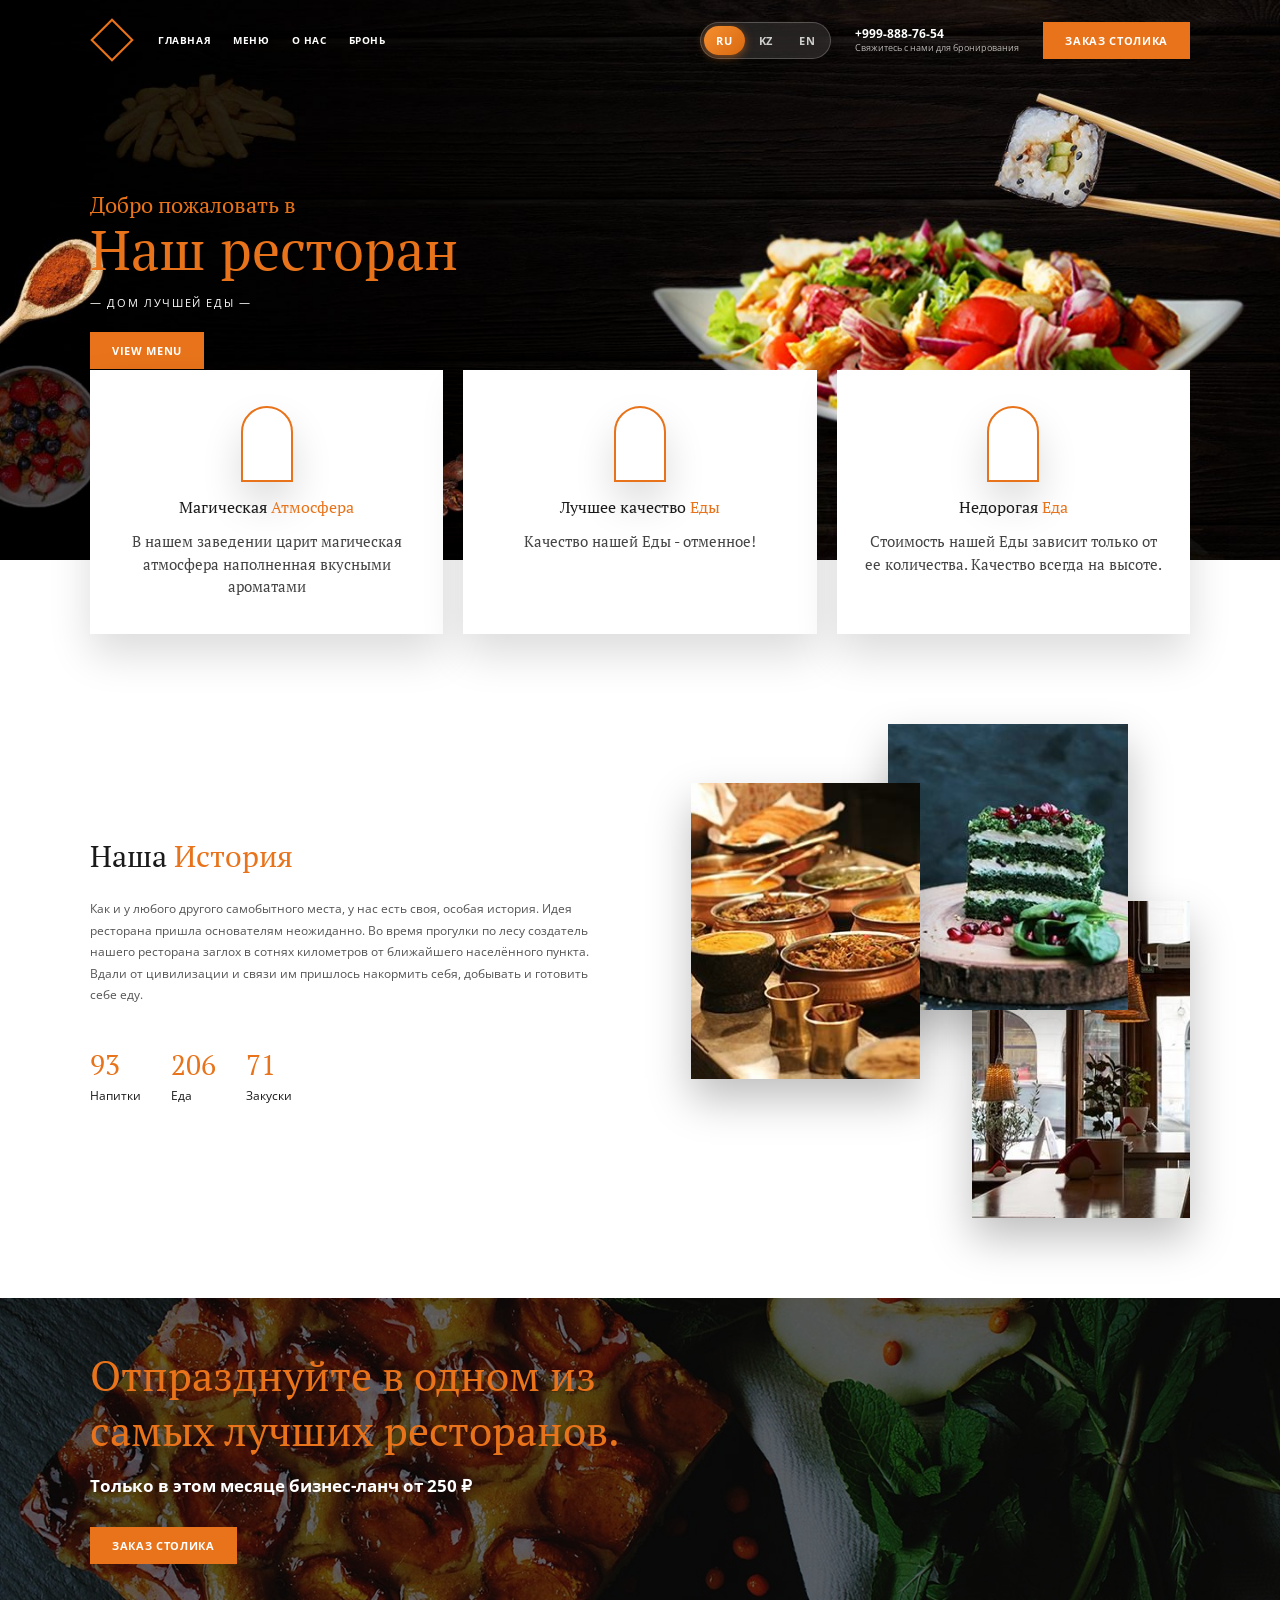
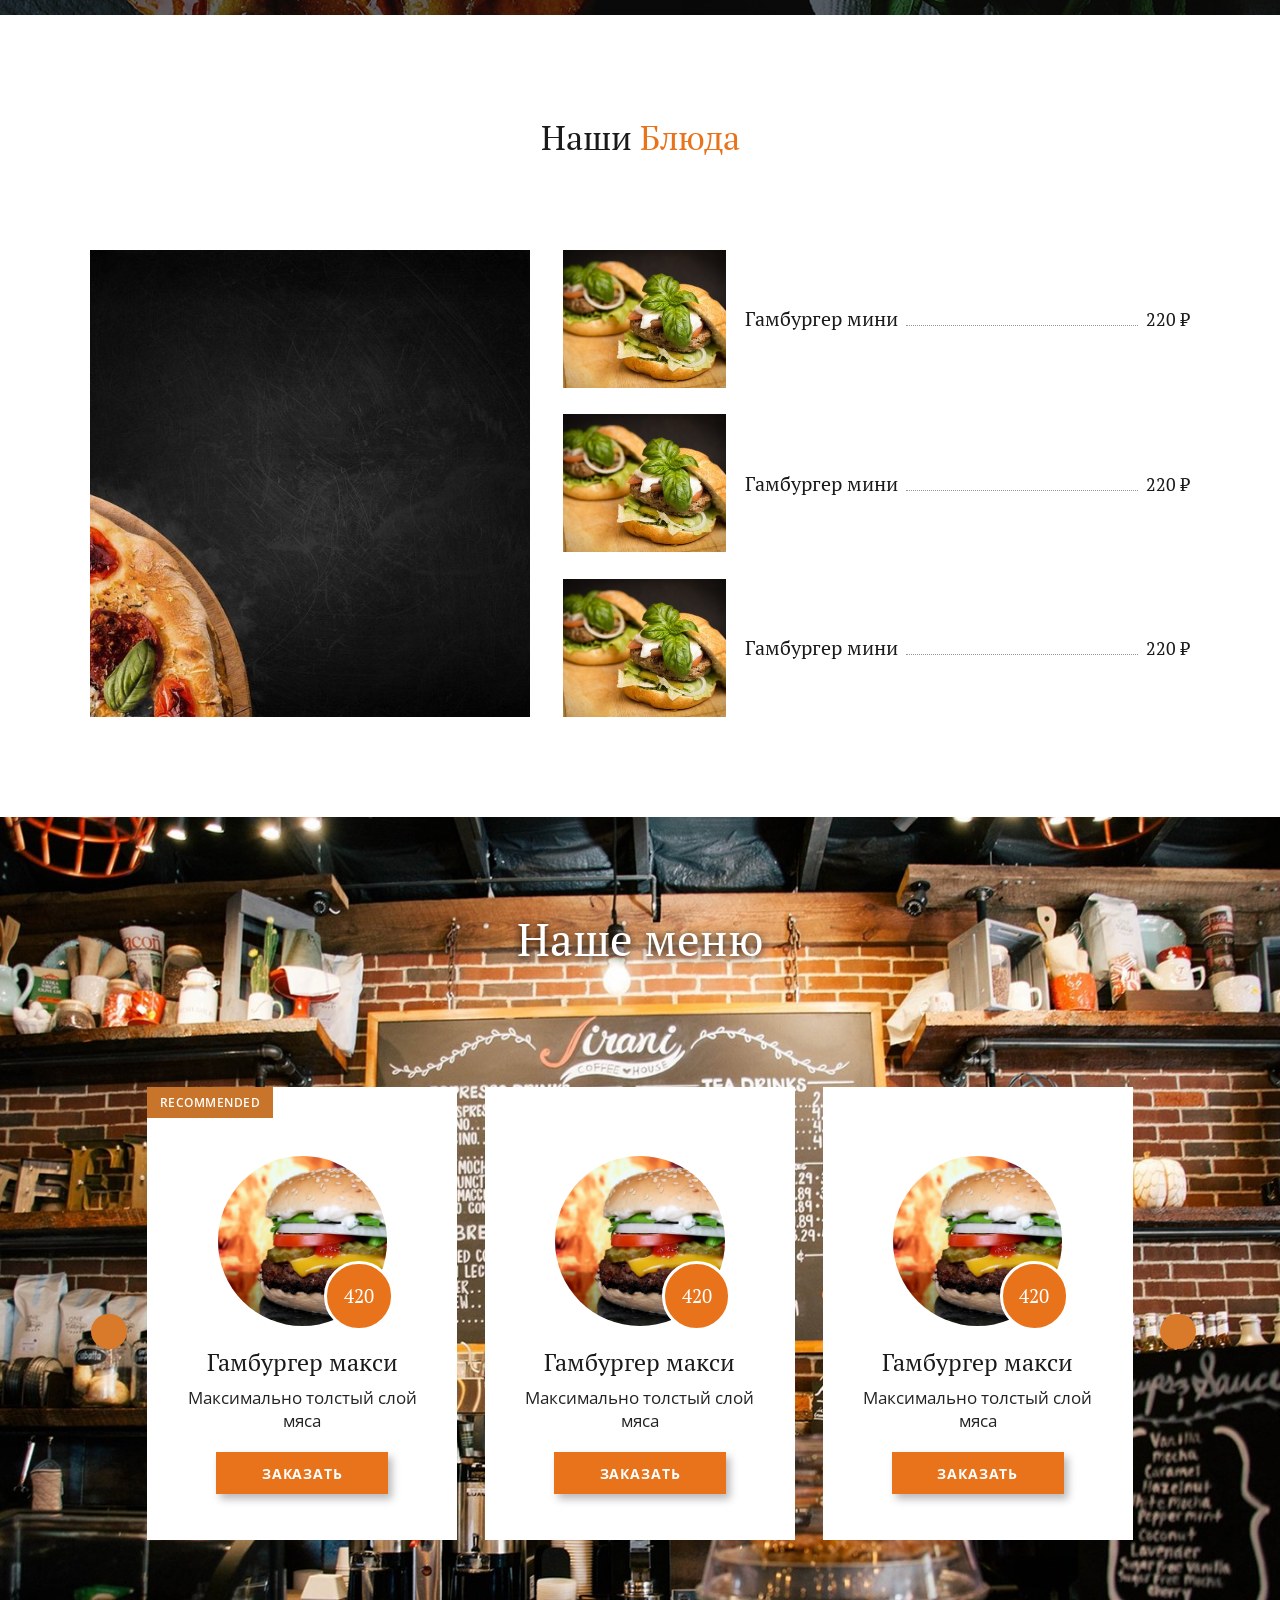
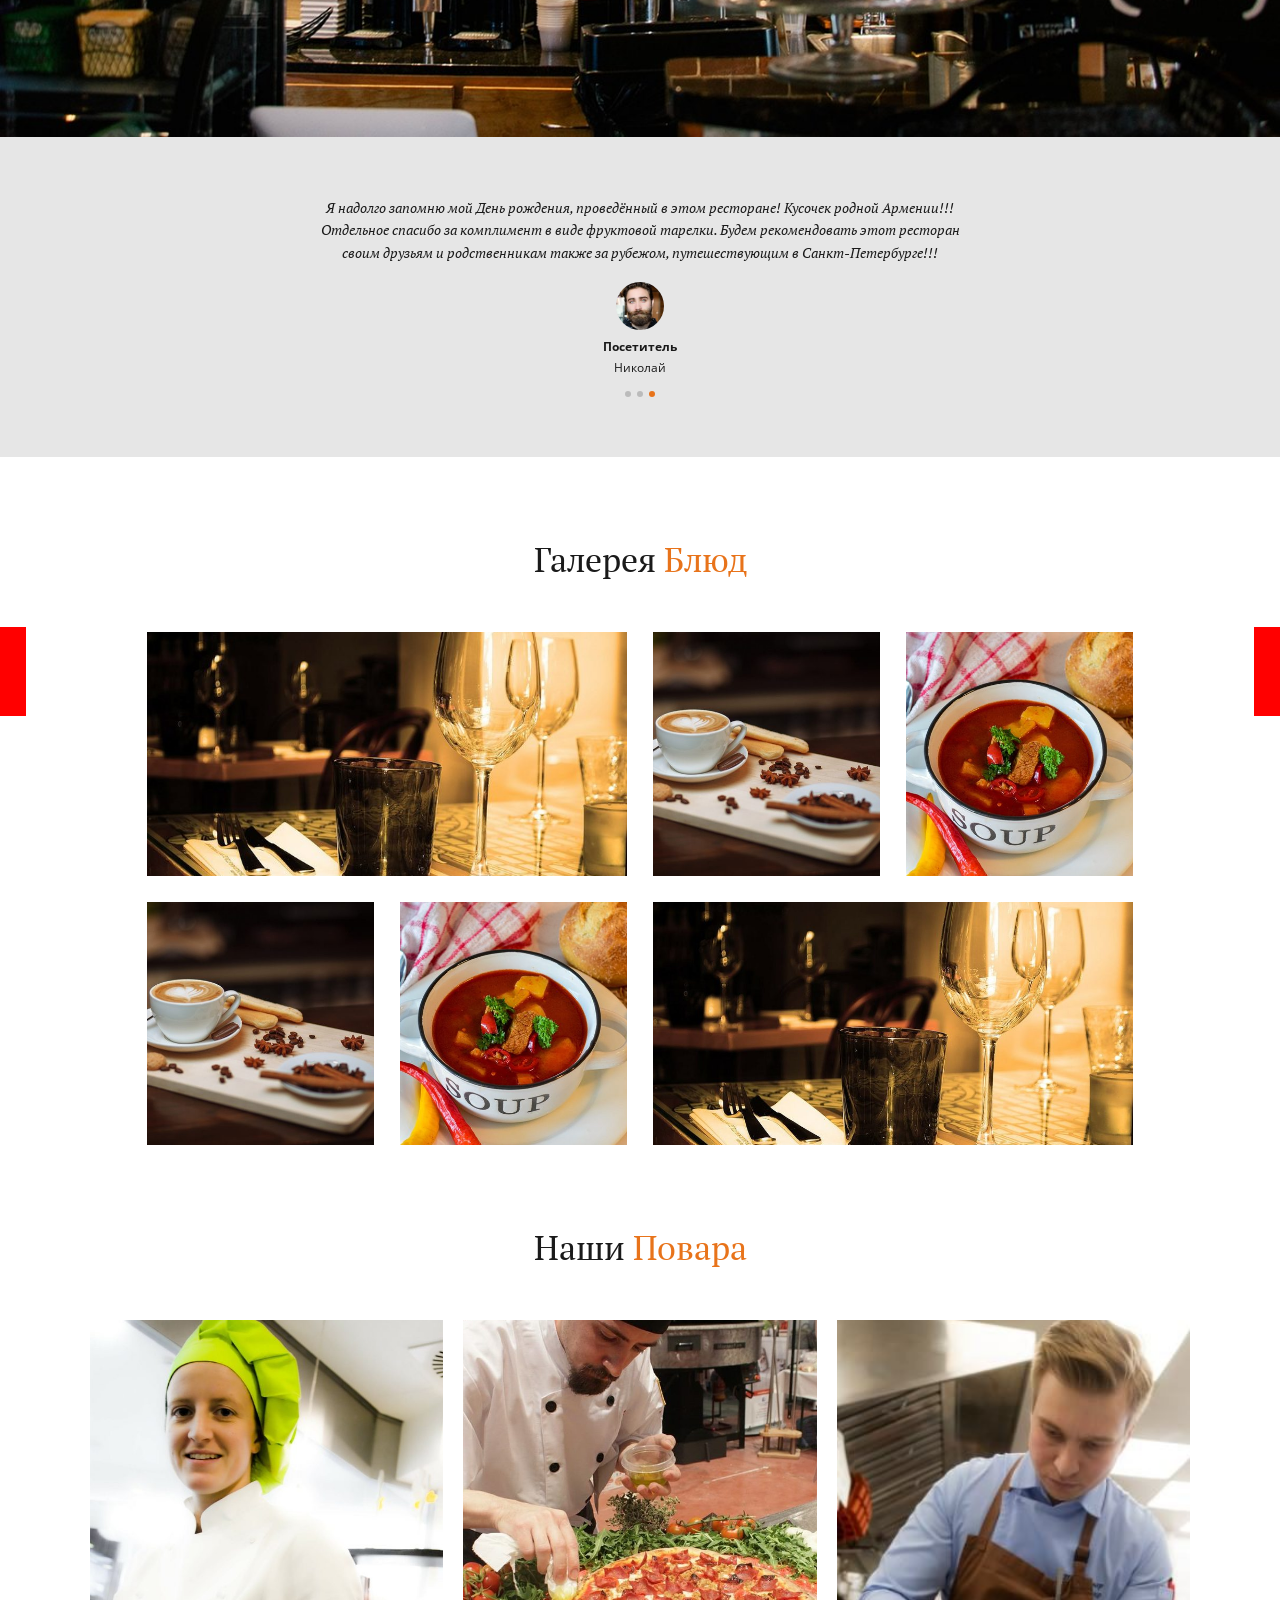
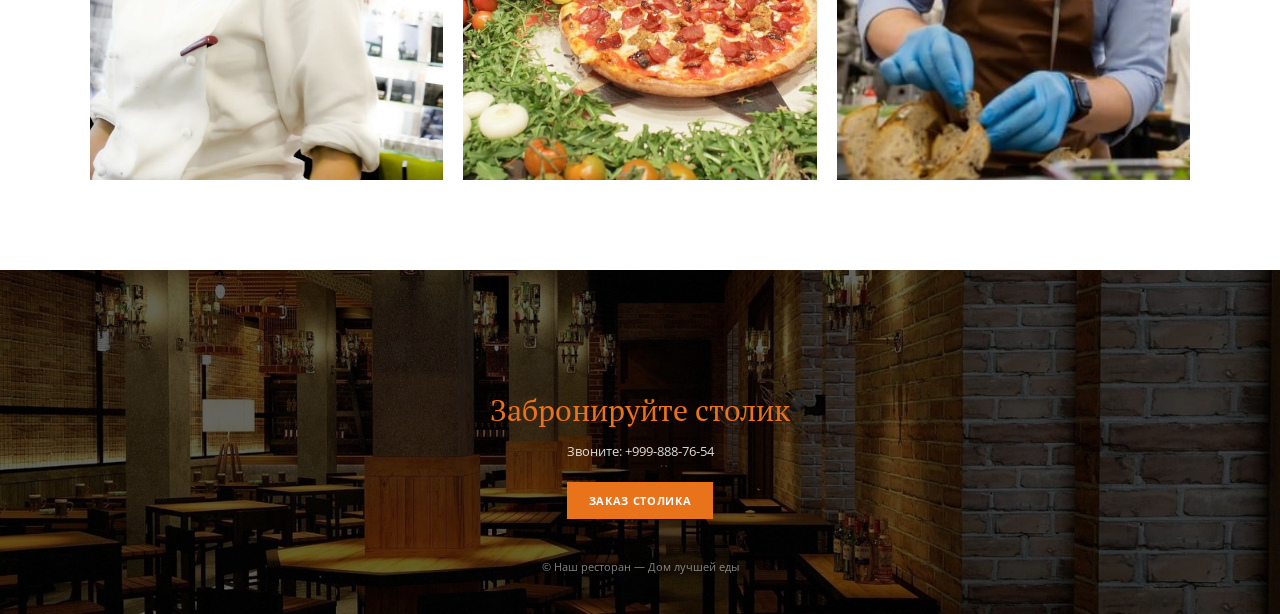
<file: works/restaurant/index.html>
<!DOCTYPE html>
<html lang="ru">
  <head>
    <meta charset="utf-8">
    <meta name="viewport" content="width=device-width, initial-scale=1, viewport-fit=cover">
    <title>Наш ресторан — Дом лучшей еды</title>
    <link rel="stylesheet" href="https://fonts.googleapis.com/css2?family=Open+Sans:wght@400;600;700&family=PT+Serif:wght@400;700&display=swap">
    <link rel="stylesheet" href="css/style.css">
  </head>
  <body>

    <!-- Шапка -->
    <header id="h">
      <div class="w">
        <div class="logo"></div>
        <nav>
          <a href="#top" data-i="nav1">Главная</a>
          <a href="#menu" data-i="nav2">Меню</a>
          <a href="#about" data-i="nav3">О нас</a>
          <a href="#book" data-i="nav4">Бронь</a>
        </nav>
        <div class="lang">
          <button data-l="ru" class="on">RU</button>
          <button data-l="kk">KZ</button>
          <button data-l="en">EN</button>
        </div>
        <div class="tel">
          <b>+999-888-76-54</b>
          <small data-i="tel">Свяжитесь с нами для бронирования</small>
        </div>
        <a href="#book" class="btn" data-i="book">Заказ столика</a>
        <button class="bt" aria-label="Меню">☰</button>
      </div>
    </header>

    <!-- Главный экран -->
    <section class="hero" id="top">
      <div class="w">
        <h1 data-i="hero_h">Добро пожаловать в<b>Наш ресторан</b></h1>
        <p data-i="hero_p">— Дом лучшей еды —</p>
        <a href="#menu" class="btn" data-i="hero_btn">View menu</a>
      </div>
    </section>

    <!-- Карточки преимуществ -->
    <div class="w feat">
      <div>
        <div class="ico"></div>
        <h3 data-i="f1h">Магическая <span>Атмосфера</span></h3>
        <p data-i="f1p">В нашем заведении царит магическая атмосфера наполненная вкусными ароматами</p>
      </div>
      <div>
        <div class="ico"></div>
        <h3 data-i="f2h">Лучшее качество <span>Еды</span></h3>
        <p data-i="f2p">Качество нашей Еды - отменное!</p>
      </div>
      <div>
        <div class="ico"></div>
        <h3 data-i="f3h">Недорогая <span>Еда</span></h3>
        <p data-i="f3p">Стоимость нашей Еды зависит только от ее количества. Качество всегда на высоте.</p>
      </div>
    </div>

    <!-- Наша история -->
    <section class="story" id="about">
      <div class="w">
        <div>
          <h2 data-i="st_h">Наша <span>История</span></h2>
          <p data-i="st_p">Как и у любого другого самобытного места, у нас есть своя, особая история. Идея ресторана пришла основателям неожиданно. Во время прогулки по лесу создатель нашего ресторана заглох в сотнях километров от ближайшего населённого пункта. Вдали от цивилизации и связи им пришлось накормить себя, добывать и готовить себе еду.</p>
          <div class="nums">
            <div>
              <b>93</b>
              <span data-i="n1">Напитки</span>
            </div>
            <div>
              <b>206</b>
              <span data-i="n2">Еда</span>
            </div>
            <div>
              <b>71</b>
              <span data-i="n3">Закуски</span>
            </div>
          </div>
        </div>
        <div class="col">
          <img class="a" src="images/story-room.jpg" alt>
          <img class="b" src="images/story-cake.jpg" alt>
          <img class="c" src="images/story-spices.jpg" alt>
        </div>
      </div>
    </section>

    <!-- Баннер с акцией -->
    <section class="ban">
      <div class="w">
        <div>
          <h3 data-i="ban_h">Отпразднуйте в одном из самых лучших ресторанов.</h3>
          <p data-i="ban_p">Только в этом месяце бизнес-ланч от 250 ₽</p>
        </div>
        <a href="#book" class="btn" data-i="book">Заказ столика</a>
      </div>
    </section>

    <!-- Наши блюда -->
    <section class="dishes">
      <div class="w">
        <h2 data-i="di_h">Наши <span>Блюда</span></h2>
        <div class="dg">
          <img src="images/dish-pizza.jpg" alt="Пицца">
          <div class="dl">
            <div class="row">
              <img src="images/dish-burger-mini.jpg" alt>
              <div class="nm">
                <span data-i="dish">Гамбургер мини</span>
                <i></i>
                <b>220 ₽</b>
              </div>
            </div>
            <div class="row">
              <img src="images/dish-burger-mini.jpg" alt>
              <div class="nm">
                <span data-i="dish">Гамбургер мини</span>
                <i></i>
                <b>220 ₽</b>
              </div>
            </div>
            <div class="row">
              <img src="images/dish-burger-mini.jpg" alt>
              <div class="nm">
                <span data-i="dish">Гамбургер мини</span>
                <i></i>
                <b>220 ₽</b>
              </div>
            </div>
          </div>
        </div>
      </div>
    </section>

    <!-- Наше меню -->
    <section class="menu" id="menu">
      <span class="arr l"></span>
      <span class="arr r"></span>
      <div class="w">
        <h2 data-i="me_h">Наше меню</h2>
        <div class="cards">
          <div class="card">
            <span class="tag" data-i="tag">Recommended</span>
            <div class="ph">
              <img src="images/burger-maxi.jpg" alt>
              <em>420</em>
            </div>
            <h4 data-i="cd_h">Гамбургер макси</h4>
            <p data-i="cd_p">Максимально толстый слой мяса</p>
            <a href="#" class="btn" data-i="order">Заказать</a>
          </div>
          <div class="card">
            <div class="ph">
              <img src="images/burger-maxi.jpg" alt>
              <em>420</em>
            </div>
            <h4 data-i="cd_h">Гамбургер макси</h4>
            <p data-i="cd_p">Максимально толстый слой мяса</p>
            <a href="#" class="btn" data-i="order">Заказать</a>
          </div>
          <div class="card">
            <div class="ph">
              <img src="images/burger-maxi.jpg" alt>
              <em>420</em>
            </div>
            <h4 data-i="cd_h">Гамбургер макси</h4>
            <p data-i="cd_p">Максимально толстый слой мяса</p>
            <a href="#" class="btn" data-i="order">Заказать</a>
          </div>
        </div>
      </div>
    </section>

    <!-- Отзыв -->
    <section class="rev">
      <div class="w">
        <p data-i="rv_p">Я надолго запомню мой День рождения, проведённый в этом ресторане! Кусочек родной Армении!!! Отдельное спасибо за комплимент в виде фруктовой тарелки. Будем рекомендовать этот ресторан своим друзьям и родственникам также за рубежом, путешествующим в Санкт-Петербурге!!!</p>
        <img src="images/avatar.jpg" alt>
        <b data-i="rv_b">Посетитель</b>
        <small>Николай</small>
        <div class="dots">
          <i></i>
          <i></i>
          <i class="on"></i>
        </div>
      </div>
    </section>

    <!-- Галерея блюд -->
    <section class="gal">
      <div class="w">
        <h2 data-i="ga_h">Галерея <span>Блюд</span></h2>
        <div class="gg">
          <div class="x2">
            <img src="images/gal-1.jpg" alt>
          </div>
          <div>
            <img src="images/gal-2.jpg" alt>
          </div>
          <div>
            <img src="images/gal-3.jpg" alt>
          </div>
          <div>
            <img src="images/gal-4.jpg" alt>
          </div>
          <div>
            <img src="images/gal-5.jpg" alt>
          </div>
          <div class="x2">
            <img src="images/gal-6.jpg" alt>
          </div>
        </div>
      </div>
    </section>

    <!-- Наши повара -->
    <section class="chefs">
      <div class="w">
        <h2 data-i="ch_h">Наши <span>Повара</span></h2>
        <div class="cg">
          <img src="images/chef-1.jpg" alt="Повар">
          <img src="images/chef-2.jpg" alt="Повар">
          <img src="images/chef-3.jpg" alt="Повар">
        </div>
      </div>
    </section>

    <!-- Подвал и бронирование -->
    <footer id="book">
      <div class="w">
        <h3 data-i="ft_h">Забронируйте столик</h3>
        <p data-i="ft_p">Звоните: +999-888-76-54</p>
        <a href="#" class="btn" data-i="book">Заказ столика</a>
        <small data-i="ft_s">© Наш ресторан — Дом лучшей еды</small>
      </div>
    </footer>

    <!-- Окно бронирования -->
    <div class="md" id="md" role="dialog" aria-modal="true">
      <div class="mc">
        <button class="mx" id="mx" aria-label="Закрыть">×</button>
        <div id="mf">
          <h3 data-i="book">Заказ столика</h3>
          <form id="bf">
            <label>
              <span data-i="m_n">Ваше имя</span>
              <input name="n" required autocomplete="name">
            </label>
            <label>
              <span data-i="m_p">Телефон</span>
              <input name="p" type="tel" required autocomplete="tel" placeholder="+7">
            </label>
            <div class="r2">
              <label>
                <span data-i="m_d">Дата</span>
                <input type="date" name="d" id="bd" required>
              </label>
              <label>
                <span data-i="m_g">Гостей</span>
                <select name="g">
                  <option>1</option>
                  <option>2</option>
                  <option>3</option>
                  <option>4</option>
                  <option>5</option>
                  <option>6</option>
                  <option>7</option>
                  <option>8</option>
                  <option>9</option>
                  <option>10</option>
                </select>
              </label>
            </div>
            <button class="btn" type="submit" data-i="m_s">Отправить</button>
          </form>
          <p class="or">
            <span data-i="m_or">Или позвоните нам:</span>
            <a href="tel:+9998887654">+999-888-76-54</a>
          </p>
        </div>
        <div class="ok" id="mo" hidden>
          <div class="ck">✓</div>
          <h3 data-i="m_ok">Спасибо!</h3>
          <p data-i="m_okp">Мы получили вашу заявку и скоро свяжемся с вами.</p>
        </div>
      </div>
    </div>

    <!-- Кнопка «наверх» -->
    <button id="up" aria-label="Наверх">
      <svg class="r" fill="none" height="54" viewbox="0 0 54 54" width="54"><circle class="tr" cx="27" cy="27" r="24" stroke-width="3"></circle><circle class="rg" cx="27" cy="27" r="24" stroke-dasharray="150.8" stroke-dashoffset="150.8" stroke-width="3"></circle></svg>
      <svg class="ar" fill="none" height="20" stroke="#fff" stroke-linecap="round" stroke-linejoin="round" stroke-width="3" viewbox="0 0 24 24" width="20"><path d="M12 19V5M5 12l7-7 7 7"></path></svg>
    </button>

    <script src="js/translations.js"></script>
    <script src="js/script.js"></script>
  </body>
</html>
</file>
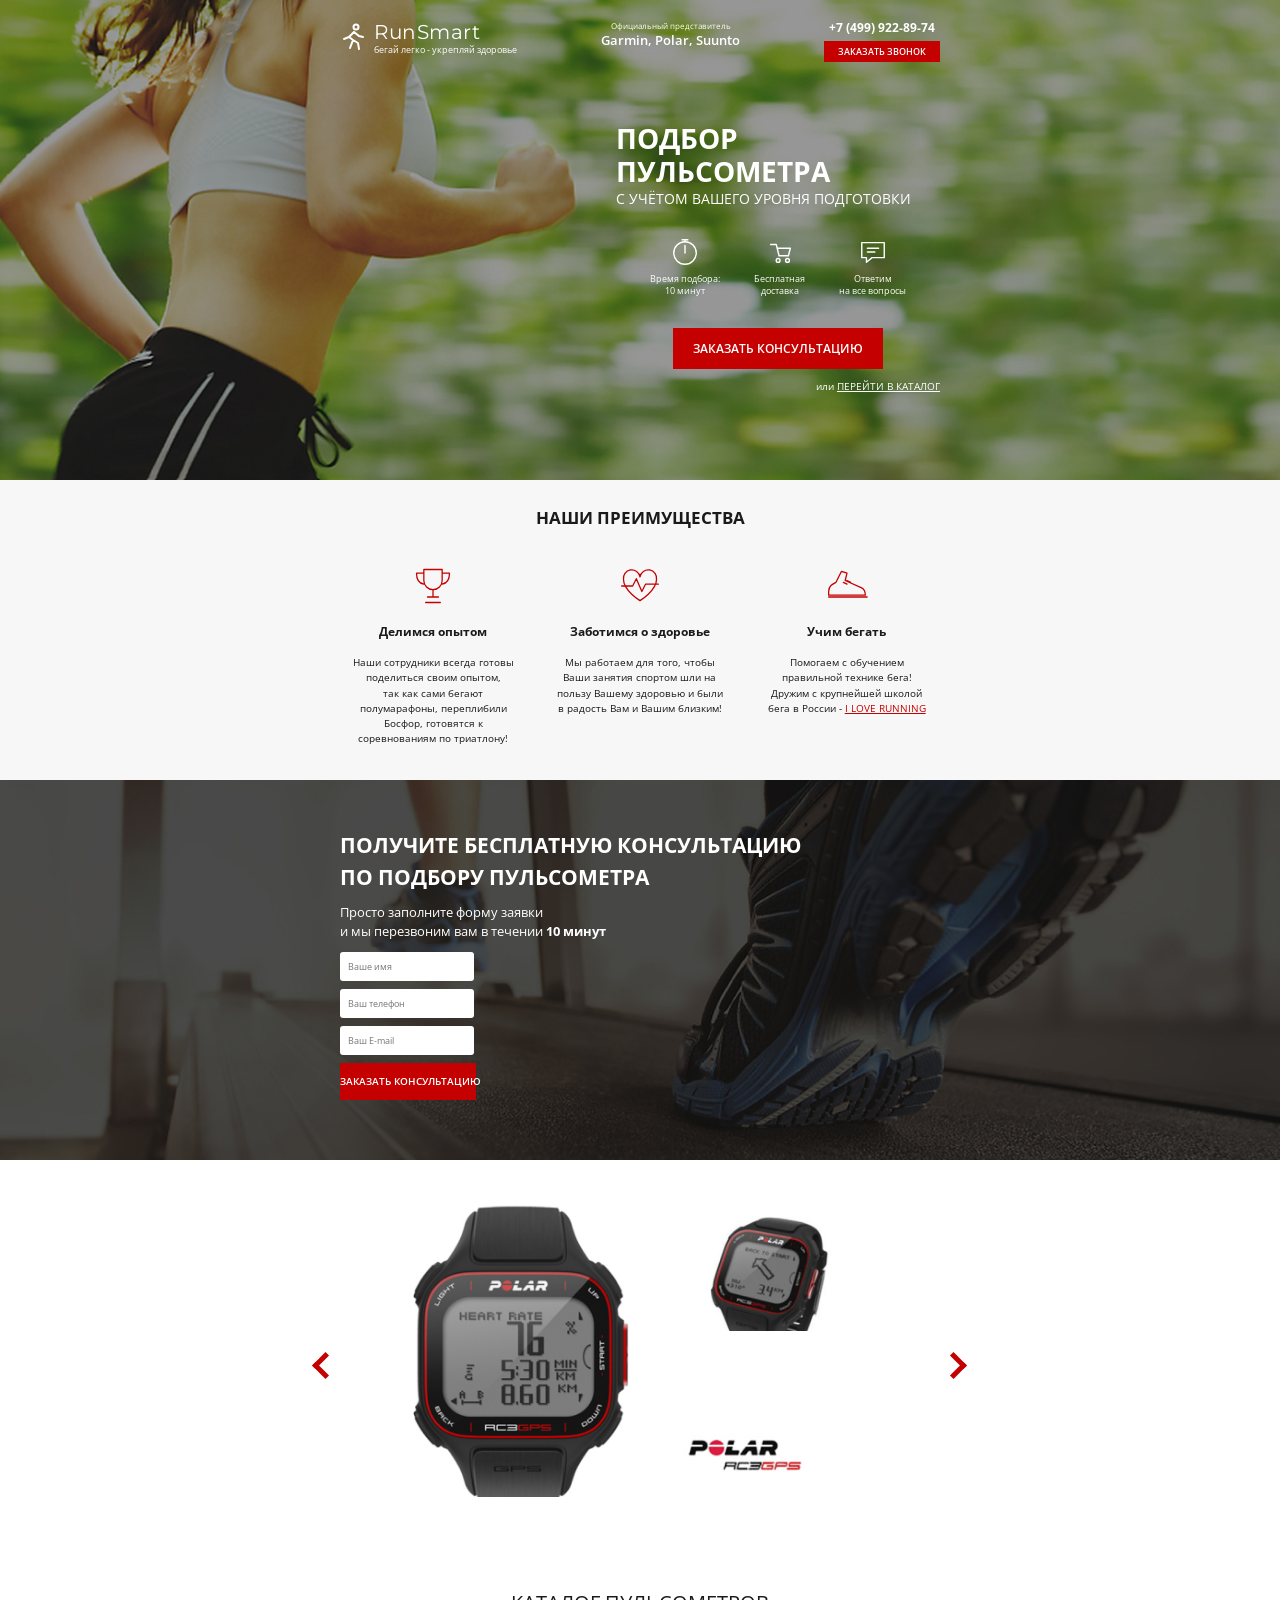
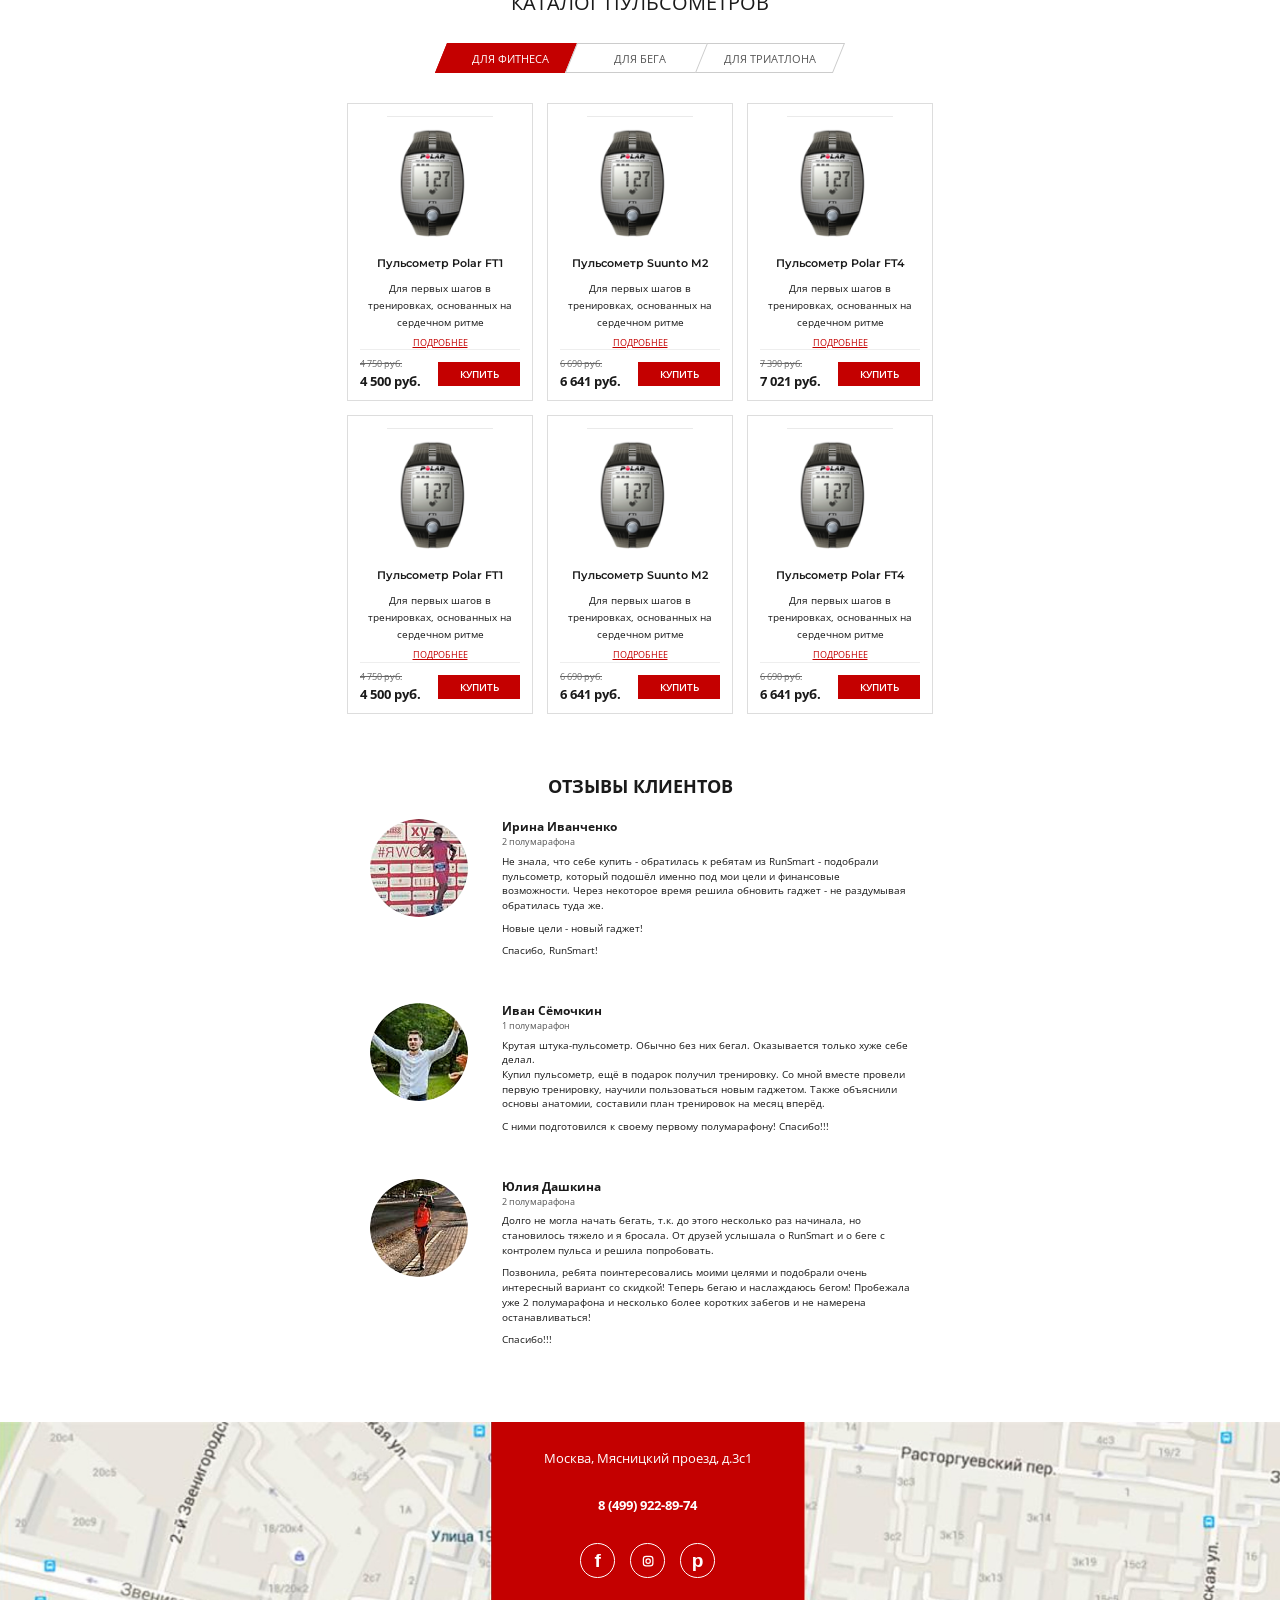
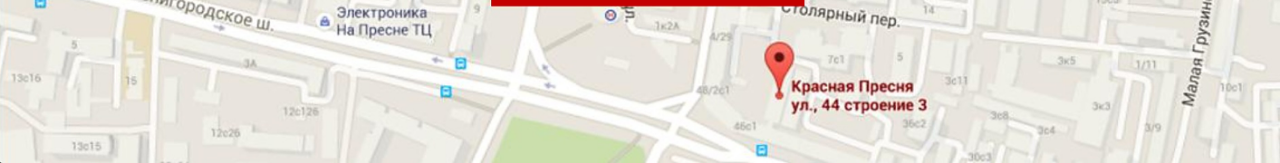
<file: works/runsmart/index.html>
<!DOCTYPE html>
<html lang="ru">
<head>
<meta charset="UTF-8">
<meta name="viewport" content="width=device-width, initial-scale=1">
<title>RunSmart — подбор пульсометра</title>
<link rel="preconnect" href="https://fonts.googleapis.com">
<link href="https://fonts.googleapis.com/css2?family=Montserrat:wght@400;600&family=Open+Sans:wght@400;600;700&display=swap" rel="stylesheet">
<link rel="stylesheet" href="style.css">
</head>
<body>

<!-- 1. HERO -->
<section class="hero">
  <header class="top container">
    <a class="logo" href="#"><svg width="26" height="30" viewBox="0 0 26 30" fill="none" stroke="#fff" stroke-width="2" stroke-linecap="round"><circle cx="16" cy="4" r="2.5"/><path d="M14 9l-5 5 4 3-3 8M14 9l5 4 4 1M13 17l5 3 1 6M9 14l-5 2"/></svg>
      <span><b>RunSmart</b><small>бегай легко - укрепляй здоровье</small></span></a>
    <div class="rep"><small>Официальный представитель</small><b>Garmin, Polar, Suunto</b></div>
    <div class="call"><b>+7 (499) 922-89-74</b><button type="button" class="btn btn-xs" data-open="Заказать звонок">Заказать звонок</button></div>
  </header>

  <div class="hero-body">
    <h1>Подбор пульсометра</h1>
    <p class="sub">с учётом вашего уровня подготовки</p>
    <ul class="perks">
      <li><svg viewBox="0 0 32 32"><circle cx="16" cy="17" r="12"/><path d="M16 17V9M13 3h6M16 3v2"/></svg>Время подбора:<br>10 минут</li>
      <li><svg viewBox="0 0 32 32"><path d="M6 8h6l3 12h10l2-8H13"/><circle cx="14" cy="25" r="2"/><circle cx="24" cy="25" r="2"/></svg>Бесплатная<br>доставка</li>
      <li><svg viewBox="0 0 32 32"><path d="M4 6h24v16H15l-6 5v-5H4z"/><path d="M10 12h12M10 16h8"/></svg>Ответим<br>на все вопросы</li>
    </ul>
    <button type="button" class="btn btn-lg" data-open="Заказать консультацию">Заказать консультацию</button>
    <p class="or">или <a href="#catalog">перейти в каталог</a></p>
  </div>
</section>

<!-- 2. ПРЕИМУЩЕСТВА -->
<section class="adv">
  <h2>Наши преимущества</h2>
  <div class="adv-grid">
    <article>
      <svg viewBox="0 0 48 48"><path d="M14 6h20v12a10 10 0 0 1-20 0zM14 10H6c0 8 3 11 8 12M34 10h8c0 8-3 11-8 12M24 28v8M16 42h16M18 36h12"/></svg>
      <h3>Делимся опытом</h3>
      <p>Наши сотрудники всегда готовы поделиться своим опытом,<br>так как сами бегают полумарафоны, перепли­били Босфор, готовятся к соревнованиям по триатлону!</p>
    </article>
    <article>
      <svg viewBox="0 0 48 48"><path d="M24 40S6 29 6 17a9 9 0 0 1 18-3 9 9 0 0 1 18 3c0 12-18 23-18 23zM4 24h12l4-8 6 14 4-8h14"/></svg>
      <h3>Заботимся о здоровье</h3>
      <p>Мы работаем для того, чтобы Ваши занятия спортом шли на пользу Вашему здоровью и были в радость Вам и Вашим близким!</p>
    </article>
    <article>
      <svg viewBox="0 0 48 48"><path d="M4 30c0-6 4-8 8-10l6-12 6 2-2 8 18 8c4 2 4 6 4 8H4zM4 36h42M20 20l4 2M24 18l4 2"/></svg>
      <h3>Учим бегать</h3>
      <p>Помогаем с обучением правильной технике бега!<br>Дружим с крупнейшей школой бега в России - <a href="#">I LOVE RUNNING</a></p>
    </article>
  </div>
</section>

<!-- 3. ФОРМА -->
<section class="order" id="order">
  <div class="order-in">
    <h2>Получите бесплатную консультацию<br>по подбору пульсометра</h2>
    <p>Просто заполните форму заявки<br>и мы перезвоним вам в течении <b>10 минут</b></p>
    <form id="form" novalidate>
      <input type="text" name="name" placeholder="Ваше имя" required>
      <input type="tel" name="phone" placeholder="Ваш телефон" required>
      <input type="email" name="email" placeholder="Ваш E-mail">
      <button class="btn btn-form" type="submit">Заказать консультацию</button>
      <p class="msg" id="msg" role="status" hidden></p>
    </form>
  </div>
</section>

<!-- 4. КАТАЛОГ -->
<section class="catalog" id="catalog">
  <div class="slider">
    <button class="arrow" id="prev" aria-label="Назад"></button>
    <div class="viewport">
      <div class="track" id="track">
        <div class="slide"><img class="sm" src="img/slide1-main.png" alt="Polar RC3 GPS"><img class="ss" src="img/slide1-side.png" alt=""><img class="sl" src="img/polar-logo.png" alt="Polar RC3 GPS"></div>
        <div class="slide"><img class="sm" src="img/slide2-main.png" alt="Polar RC3 GPS"><img class="ss" src="img/slide2-side.png" alt=""><img class="sl" src="img/polar-logo.png" alt="Polar RC3 GPS"></div>
        <div class="slide"><img class="sm" src="img/slide3-main.png" alt="Polar RC3 GPS"><img class="ss" src="img/slide3-side.png" alt=""><img class="sl" src="img/polar-logo.png" alt="Polar RC3 GPS"></div>
      </div>
    </div>
    <button class="arrow" id="next" aria-label="Вперёд"></button>
  </div>

  <h2 class="cat-title">Каталог пульсометров</h2>
  <div class="tabs" id="tabs">
    <button class="tab active" data-cat="fitness"><span>Для фитнеса</span></button>
    <button class="tab" data-cat="run"><span>Для бега</span></button>
    <button class="tab" data-cat="tri"><span>Для триатлона</span></button>
  </div>
  <div class="grid" id="grid"></div>
</section>

<!-- 5. ОТЗЫВЫ -->
<section class="reviews">
  <h2>Отзывы клиентов</h2>
  <div class="rev-list">
    <article class="rev">
      <div class="ava a1"></div>
      <div><h4>Ирина Иванченко</h4><small>2 полумарафона</small>
        <p>Не знала, что себе купить - обратилась к ребятам из RunSmart - подобрали пульсометр, который подошёл именно под мои цели и финансовые возможности. Через некоторое время решила обновить гаджет - не раздумывая обратилась туда же.</p>
        <p>Новые цели - новый гаджет!</p><p>Спасибо, RunSmart!</p></div>
    </article>
    <article class="rev">
      <div class="ava a2"></div>
      <div><h4>Иван Сёмочкин</h4><small>1 полумарафон</small>
        <p>Крутая штука-пульсометр. Обычно без них бегал. Оказывается только хуже себе делал.<br>Купил пульсометр, ещё в подарок получил тренировку. Со мной вместе провели первую тренировку, научили пользоваться новым гаджетом. Также объяснили основы анатомии, составили план тренировок на месяц вперёд.</p>
        <p>С ними подготовился к своему первому полумарафону! Спасибо!!!</p></div>
    </article>
    <article class="rev">
      <div class="ava a3"></div>
      <div><h4>Юлия Дашкина</h4><small>2 полумарафона</small>
        <p>Долго не могла начать бегать, т.к. до этого несколько раз начинала, но становилось тяжело и я бросала. От друзей услышала о RunSmart и о беге с контролем пульса и решила попробовать.</p>
        <p>Позвонила, ребята поинтересовались моими целями и подобрали очень интересный вариант со скидкой! Теперь бегаю и наслаждаюсь бегом! Пробежала уже 2 полумарафона и несколько более коротких забегов и не намерена останавливаться!</p><p>Спасибо!!!</p></div>
    </article>
  </div>
</section>

<!-- 6. КОНТАКТЫ / КАРТА -->
<section class="map">
  <iframe class="map-frame" src="https://www.google.com/maps?q=%D0%9C%D0%BE%D1%81%D0%BA%D0%B2%D0%B0%2C+%D1%83%D0%BB.+%D0%9A%D1%80%D0%B0%D1%81%D0%BD%D0%B0%D1%8F+%D0%9F%D1%80%D0%B5%D1%81%D0%BD%D1%8F%2C+44%D1%813&hl=ru&z=16&output=embed" loading="lazy" referrerpolicy="no-referrer-when-downgrade" title="Карта: RunSmart"></iframe>
  <div class="map-card">
    <p>Москва, Мясницкий проезд, д.3с1</p>
    <b>8 (499) 922-89-74</b>
    <div class="soc">
      <a href="#" aria-label="Facebook">f</a>
      <a href="#" aria-label="Instagram"><svg viewBox="0 0 24 24"><rect x="5" y="5" width="14" height="14" rx="4"/><circle cx="12" cy="12" r="3.2"/></svg></a>
      <a href="#" aria-label="Pinterest">p</a>
    </div>
  </div>
</section>

<div class="modal" id="modal" hidden>
  <div class="modal-box" role="dialog" aria-modal="true" aria-labelledby="mt">
    <button class="modal-x" id="mx" aria-label="Закрыть">&times;</button>
    <h3 id="mt">Заказать консультацию</h3>
    <p id="mp">Оставьте контакты — мы перезвоним в течение 10 минут</p>
    <form id="mform" novalidate>
      <input type="text" name="name" placeholder="Ваше имя" required>
      <input type="tel" name="phone" placeholder="Ваш телефон" required>
      <input type="email" name="email" placeholder="Ваш E-mail">
      <input type="hidden" name="topic">
      <button class="btn btn-form" type="submit">Заказать консультацию</button>
      <p class="msg" id="mmsg" role="status" hidden></p>
    </form>
  </div>
</div>

<button class="to-top" id="toTop" type="button" aria-label="Наверх"></button>
<script src="script.js"></script>
</body>
</html>
</file>
<file: css/style.css>
:root{--bg:#fff;--tx:#111;--mu:#555;--ln:#e4e4e4;--card:#fff;--ac:#ffa800;--sf:#f6f6f6;box-sizing:border-box;padding-top:env(safe-area-inset-top,0px);padding-bottom:env(safe-area-inset-bottom,0px)}
@media(prefers-color-scheme:dark){:root:not([data-theme=light]){--bg:#15161a;--tx:#f2f2f2;--mu:#aaa;--ln:#33353c;--card:#1d1f25;--sf:#1d1f25}}
*{box-sizing:border-box;margin:0;padding:0}
html{scroll-behavior:smooth;scroll-padding-top:20px}
body{background:var(--bg);color:var(--tx);font:14px/1.7 'Open Sans',Arial,sans-serif;overflow-x:hidden}
a{color:inherit;text-decoration:none}img{display:block;max-width:100%}
.w{max-width:1040px;margin:0 auto;padding:0 24px}
section{padding:90px 0}
.tag{display:inline-block;position:relative;z-index:0;font-weight:700;font-size:13px;margin-bottom:6px;padding-left:10px}
.tag:before{content:"";position:absolute;left:0;top:50%;width:26px;height:26px;margin-top:-13px;border-radius:50%;background:var(--ac);z-index:-1}
h2{font-size:clamp(26px,4vw,36px);font-weight:800;line-height:1.2}
h2:after{content:"";display:block;width:44px;height:3px;background:var(--ac);margin:14px 0 22px}
.c{text-align:center}.c h2:after{margin:14px auto 36px}
.btn{display:inline-block;background:var(--ac);color:#111;font-weight:700;padding:12px 26px;border:0;cursor:pointer;font-size:13px}
.btn.o{background:none;color:inherit}
/* hero */
.hero{background-color:#0b1020;position:relative;min-height:100vh;min-height:100svh;display:flex;align-items:center;color:#fff;background:linear-gradient(90deg,rgba(6,9,16,.88),rgba(6,9,16,.45) 55%,rgba(6,9,16,.15)),url(../img/street.jpg) 62% 35%/cover}
.hero .w{width:100%}.hero .tag{color:#fff}.hero h1{font-size:clamp(32px,6vw,58px);line-height:1.15;font-weight:800;margin:10px 0 14px}
.hero p{max-width:520px;color:#ece3d8;margin-bottom:28px}.hero .btn.o{color:#fff}
.soc{position:absolute;left:22px;top:50%;transform:translateY(-50%);display:flex;flex-direction:column;align-items:center;gap:14px}
.soc svg{width:20px;height:20px;fill:#fff}.soc i{width:1px;height:50px;background:#fff}.soc span{writing-mode:vertical-rl;transform:rotate(180deg);font-size:12px;font-weight:600}
.bg{position:fixed;right:22px;top:calc(18px + env(safe-area-inset-top,0px));z-index:30;width:34px;height:26px;background:none;border:0;cursor:pointer}
.bg b{display:block;height:3px;background:var(--ac);margin:5px 0}
.menu{position:fixed;inset:0;z-index:25;background:rgba(15,12,8,.96);display:none;align-items:center;justify-content:center;flex-direction:column;gap:18px}
.menu.on{display:flex}.menu a{color:#fff;font-weight:700;font-size:22px;letter-spacing:1px;text-transform:uppercase}.menu a:hover{color:var(--ac)}
.lg{position:fixed;right:72px;top:calc(16px + env(safe-area-inset-top,0px));z-index:30;display:flex;border:1px solid rgba(255,255,255,.55);background:rgba(10,10,10,.55);backdrop-filter:blur(4px)}
.lg button{background:none;border:0;color:#fff;font:700 12px 'Open Sans',sans-serif;padding:6px 11px;cursor:pointer}.lg button.on{background:var(--ac);color:#111}
.up{position:fixed;right:20px;bottom:calc(20px + env(safe-area-inset-bottom,0px));z-index:30;width:46px;height:46px;border:0;border-radius:50%;background:var(--ac);color:#111;font-size:22px;font-weight:800;cursor:pointer;box-shadow:0 4px 14px rgba(0,0,0,.3);opacity:0;pointer-events:none;transition:opacity .3s,transform .3s;transform:translateY(10px)}
.up.on{opacity:1;pointer-events:auto;transform:none}.up:hover{filter:brightness(1.08)}
/* about */
.ab{display:grid;grid-template-columns:5fr 6fr;gap:56px;align-items:center}
.ph{position:relative}.ph img{width:100%;aspect-ratio:4/5;object-fit:cover;object-position:50% 25%}
.ph:after{content:"";position:absolute;right:-14px;bottom:-14px;width:45%;height:45%;border:3px solid var(--ac);z-index:-1}
.ab p.l{color:var(--mu);margin-bottom:26px}
.f{display:grid;grid-template-columns:1fr 1fr;gap:22px}.f div:last-child{grid-column:1/-1}
.f h4{font-size:14px;margin-bottom:4px;display:flex;align-items:center;gap:10px}.f h4 s{width:26px;height:26px;border-radius:50%;background:var(--ac);color:#111;text-decoration:none;display:grid;place-items:center;font-size:11px}
.f p{color:var(--mu);font-size:13px}
/* timeline */
.tl{display:grid;grid-template-columns:1fr 1fr;gap:56px}
.tl h3{font-size:17px;margin-bottom:22px;position:relative;padding-left:16px}.tl h3:before{content:"";position:absolute;left:-5px;top:7px;width:11px;height:11px;border-radius:50%;background:var(--ac)}
.tl ul{list-style:none;border-left:1px solid var(--ac);padding-left:22px;margin-left:0}
.tl li{margin-bottom:26px}.tl li b{display:block;font-size:14px}.tl li em{display:block;font-style:normal;font-size:12px;font-weight:600;margin-bottom:6px;color:var(--mu)}.tl li p{color:var(--mu);font-size:13px}
/* skills */
.sk{display:grid;grid-template-columns:repeat(4,1fr);gap:18px;margin-bottom:56px}
.sk div{border:1px solid var(--tx);padding:22px 18px;background:var(--card)}
.sk i{display:grid;place-items:center;width:44px;height:44px;font:800 15px 'Open Sans',sans-serif;font-style:normal;margin-bottom:12px;background:var(--ac);color:#111;border-radius:4px}
.sk i.lo{background:none;width:48px;height:48px;border-radius:0}.sk i.lo svg{width:100%;height:100%}
.sk h4{margin-bottom:6px}.sk p{font-size:12.5px;color:var(--mu);line-height:1.6}
.bars{display:grid;grid-template-columns:repeat(3,1fr);gap:26px 34px}
.bars div span{display:flex;justify-content:space-between;font-weight:700;font-size:12px;margin-bottom:6px}
.bars em{display:block;height:10px;background:var(--ln)}.bars em b{display:block;height:100%;width:0;background:var(--ac);transition:width 1.2s ease}
/* works */
.wk{display:grid;grid-template-columns:repeat(2,1fr);gap:24px}
.wk a{background:var(--card);border:1px solid var(--ln);display:block;transition:transform .25s}.wk a:hover{transform:translateY(-4px)}
.wk img{width:100%;aspect-ratio:16/10;object-fit:cover;object-position:top}
.wk div{padding:18px 20px 22px}.wk h4{font-size:16px}.wk p{font-size:13px;color:var(--mu);margin:6px 0 10px}
.wk small{display:inline-block;font-size:11px;font-weight:700;padding:2px 9px;margin:0 6px 4px 0;background:var(--sf);border:1px solid var(--ln)}
/* price */
.pr{display:grid;grid-template-columns:1fr 1fr;gap:20px 70px}
.pr div{position:relative;padding-left:22px}.pr div:before{content:"";position:absolute;left:0;top:8px;width:10px;height:10px;border-radius:50%;background:var(--ac)}
.pr b{display:flex;justify-content:space-between;gap:10px;font-size:14px}.pr b span{white-space:nowrap}.pr p{font-size:12.5px;color:var(--mu)}
/* contacts */
.ct{background:var(--sf)}
.cg{display:grid;grid-template-columns:5fr 6fr;gap:50px;align-items:stretch}
.cp{position:relative;min-height:440px;color:#fff;background:linear-gradient(180deg,rgba(0,0,0,0) 45%,rgba(0,0,0,.82)),url(../img/bagdat.jpg) 50% 20%/cover;display:flex;align-items:flex-end;padding:26px}
.cp h4{font-size:20px}.cp p{font-size:13px;color:#ddd}
.ic{display:flex;gap:16px;margin:0 0 22px}.ic a{width:38px;height:38px;border:1px solid var(--tx);display:grid;place-items:center}.ic a:hover{background:var(--ac);border-color:var(--ac)}.ic svg{width:18px;height:18px;fill:currentColor}
.ln{margin-bottom:22px;color:var(--mu)}.ln b{color:var(--tx)}
form{display:grid;grid-template-columns:1fr 1fr;gap:14px}
label{display:block;font-size:11px;font-weight:700;color:var(--mu)}
input,textarea{width:100%;margin-top:3px;padding:10px 12px;border:1px solid var(--tx);background:var(--card);color:var(--tx);font:inherit}
form .full{grid-column:1/-1}textarea{height:130px;resize:vertical}
.ag{display:flex;gap:10px;align-items:center;font-size:12px;color:var(--mu)}.ag input{width:auto;margin:0}
footer{padding:22px;text-align:center;font-size:12px;color:var(--mu)}
@media(max-width:860px){section{padding:64px 0}.ab,.tl,.cg,.pr,.wk{grid-template-columns:1fr}.ab{gap:36px}.tl{gap:36px}.sk{grid-template-columns:1fr 1fr}.bars{grid-template-columns:1fr}.soc{display:none}.cp{min-height:380px}.pr{gap:20px}}
@media(max-width:860px){.hero{align-items:flex-start;padding-top:100px;background-image:linear-gradient(180deg,rgba(6,9,16,.88),rgba(6,9,16,.4) 50%,rgba(6,9,16,.05)),url(../img/street.jpg);background-position:50% 100%}.hero p{font-size:13px}}
@media(max-width:520px){.sk,.f,form{grid-template-columns:1fr}.f div:last-child{grid-column:auto}.hero .w{padding-left:24px}}
</file>
<file: works/kharisma/style.css>
:root{--bg:#1a1b20;--bg2:#1d1f26;--card:#272a32;--line:#34373f;--txt:#fff;--mut:#b8bac0;--or:#ff8a1f;--grad:linear-gradient(90deg,#f0561c,#ffb320)}
*{box-sizing:border-box;margin:0;padding:0}
html{scroll-behavior:smooth;scroll-padding-top:80px}
body{background:var(--bg);color:var(--txt);font-family:'Montserrat',Arial,sans-serif;font-size:14px;line-height:1.5;overflow-x:hidden}
img{display:block;max-width:100%}
a{color:inherit;text-decoration:none}
ul{list-style:none}
button{font:inherit;color:inherit;cursor:pointer;background:none;border:0}
.container{width:100%;max-width:1360px;margin:0 auto;padding:0 40px}
.accent{color:var(--or)}
h1,h2{text-transform:uppercase;font-weight:800;line-height:1.1}
h2{font-size:clamp(28px,3.2vw,44px);letter-spacing:.5px}
.lead{text-transform:uppercase;color:#e6e6e8;margin:22px 0 34px;font-size:14px;letter-spacing:.3px}
.btn{display:inline-flex;align-items:center;justify-content:center;height:46px;padding:0 26px;border-radius:30px;font-weight:800;font-size:11px;text-transform:uppercase;letter-spacing:.8px;transition:.25s;white-space:nowrap}
.btn--grad{background:var(--grad);color:#fff;box-shadow:0 6px 24px rgba(240,86,28,.3)}
.btn--grad:hover{transform:translateY(-2px);box-shadow:0 10px 30px rgba(240,86,28,.5)}
.btn--white{background:#fff;color:#111}.btn--white:hover{background:var(--or);color:#fff}
.btn--ghost{border:1px solid #4a4d57;color:#fff}.btn--ghost:hover{border-color:var(--or);color:var(--or)}
.ico-circle{width:44px;height:44px;border-radius:50%;background:#2a2d35;display:grid;place-items:center;flex:none}
.ico-circle svg{width:20px;height:20px;fill:#8d909a}
/* header */
.header{position:fixed;top:0;left:0;right:0;z-index:50;background:linear-gradient(#1a1b20f2,#1a1b2000)}
.header__in{display:flex;align-items:center;gap:36px;height:84px}
.logo{font-size:30px;font-weight:300;letter-spacing:.14em;line-height:1;text-transform:uppercase;background:linear-gradient(90deg,#f0561c,#ffb320);-webkit-background-clip:text;background-clip:text;color:transparent;-webkit-text-fill-color:transparent;white-space:nowrap}
.hd-item{display:flex;align-items:center;gap:14px;font-size:12px;font-weight:500}
.hd-phone{margin-left:auto}
.hd-btns{display:flex;gap:12px;margin-left:10px}
.hd-btns .btn{height:38px;font-size:10px}
.burger{display:none;width:34px;height:34px;position:relative;margin-left:auto}
.burger span{position:absolute;left:4px;right:4px;height:3px;background:var(--or);border-radius:2px;transition:.3s}
.burger span:first-child{top:10px}.burger span:last-child{top:21px}
.burger.open span:first-child{top:15px;transform:rotate(45deg)}.burger.open span:last-child{top:15px;transform:rotate(-45deg)}
.mmenu{display:none}
/* hero */
.hero{position:relative;min-height:760px;background:#1a1b20;overflow:hidden}
.hero::after{content:'';position:absolute;left:0;right:0;bottom:0;height:90px;background:linear-gradient(transparent,#1a1b20);pointer-events:none;z-index:2}
.hero__in{position:relative;min-height:760px;padding-top:150px}
.hero__text{position:relative;z-index:2;max-width:640px}
.hero__sub{text-transform:uppercase;font-size:22px;font-weight:500;letter-spacing:.5px}
.hero h1{font-size:clamp(34px,3.6vw,50px);margin:22px 0 44px}
.hero h1 small{display:inline-block;vertical-align:middle;font-size:11px;font-weight:500;text-transform:none;background:#2d3039;border-radius:12px;padding:2px 12px;margin-left:12px;color:var(--mut)}
.checks{display:flex;gap:26px;margin-bottom:52px}
.checks li{display:flex;gap:12px;font-size:12px;color:var(--mut);max-width:150px}
.check{flex:none;width:28px;height:28px;border-radius:50%;background:#3a3d46;position:relative}
.check::after{content:'';position:absolute;left:9px;top:6px;width:6px;height:11px;border:solid #9a9da6;border-width:0 2px 2px 0;transform:rotate(45deg)}
.hero::before{content:'';position:absolute;right:4%;top:8%;width:46%;height:92%;background:radial-gradient(ellipse at 50% 55%,rgba(255,138,31,.15),rgba(120,70,255,.07) 45%,transparent 70%);pointer-events:none}
.hero__img{position:absolute;right:10%;bottom:0;height:calc(100% - 60px);width:auto;z-index:1;}
.hero__badge{position:absolute;z-index:3;left:calc(50% - 20px);bottom:70px;width:200px;height:200px;border-radius:50%;border:2px solid #c9961c;background:radial-gradient(#8a6410 0,#4a3a12 70%);box-shadow:0 0 0 14px rgba(201,150,28,.18),0 0 0 28px rgba(201,150,28,.08);display:flex;flex-direction:column;align-items:center;justify-content:center;font-size:11px;font-weight:700;text-align:center}
.hero__badge strong{font-size:17px;color:#ffc933;font-weight:800}
.b24{position:absolute;top:-8px;right:20px;width:26px;height:26px;border-radius:50%;background:#ffc933;color:#000;font-weight:800;display:grid;place-items:center;font-size:11px}
.hero__fab{position:absolute;z-index:3;right:40px;bottom:140px;width:56px;height:56px;border-radius:50%;background:var(--grad);display:grid;place-items:center;box-shadow:0 0 0 8px rgba(255,138,31,.15)}
.hero__fab svg{width:24px;height:24px;fill:#fff}
.strip{background:var(--bg2)}
.strip__in{display:grid;grid-template-columns:repeat(4,1fr);padding:0}
.strip__in>div{display:flex;align-items:center;gap:30px;padding:36px 32px;border-left:1px solid var(--line);color:var(--mut);font-size:12px;background:#22242b}
.strip__in>div:nth-child(2n){background:#292c34}
.strip svg,.card svg{width:48px;height:48px;fill:none;stroke:var(--or);stroke-width:2;stroke-linejoin:round;stroke-linecap:round;flex:none}
/* halls */
.halls{display:grid;grid-template-columns:36% 1fr;background:#14151a;min-height:720px}
.halls__info{padding:70px 40px 70px max(40px,calc((100vw - 1360px)/2 + 40px))}
.tabs{display:flex;gap:6px;margin:60px 0 30px;font-size:10px;font-weight:700;text-transform:uppercase;color:#666}
.tabs button{padding:6px 10px;font-size:10px;font-weight:700;text-transform:uppercase;color:#777;transition:.2s}
.tabs button.active{color:var(--or);border-bottom:2px solid var(--or)}
.spec{display:flex;flex-direction:column;gap:14px;margin-bottom:60px}
.spec li{display:flex;align-items:center;gap:12px;background:#22242b;padding:8px 16px;border-radius:6px;width:max-content;min-width:210px;font-size:12px;color:#ddd}
.spec i{width:16px;height:16px;border:2px solid var(--or);border-radius:4px}
.pager{display:flex;align-items:center;gap:18px;margin-bottom:40px;font-size:13px}
.pager button{width:36px;height:36px;border-radius:50%;background:#2a2d35;font-size:22px;line-height:1;transition:.2s}
.pager button:hover{background:var(--or)}
.pager b{font-size:16px}
.halls__gal{display:flex;flex-direction:column;min-width:0}
.halls__main{flex:1;overflow:hidden;min-height:420px}
.halls__main img{width:100%;height:100%;object-fit:cover;transition:opacity .3s}
.halls__thumbs{display:grid;grid-template-columns:repeat(5,1fr);height:90px}
.halls__thumbs button{overflow:hidden;position:relative;opacity:.6;transition:.2s}
.halls__thumbs button.active,.halls__thumbs button:hover{opacity:1;box-shadow:inset 0 0 0 2px var(--or)}
.halls__thumbs img{width:100%;height:100%;object-fit:cover}
/* adv */
.adv{padding:100px 0;background:var(--bg);position:relative}
.adv .container{position:relative}
.adv__grid{display:grid;grid-template-columns:repeat(3,1fr);gap:12px;max-width:910px}
.card{background:var(--card);padding:32px 30px;min-height:200px;border-radius:2px;transition:.25s}
.card:hover{transform:translateY(-4px);background:#2e313a}
.card h3{font-size:12px;font-weight:700;margin:22px 0 10px;line-height:1.4}
.card p{font-size:10.5px;color:var(--mut);line-height:1.6}
.adv__mic{position:absolute;right:40px;top:-20px;width:260px;mix-blend-mode:lighten;opacity:.95;mask-image:linear-gradient(#000 70%,transparent);-webkit-mask-image:linear-gradient(#000 70%,transparent)}
.adv__btn{position:absolute;right:70px;bottom:50px}
/* how */
.how{padding:100px 0;background:#14151a}
.how__head{display:flex;justify-content:space-between;align-items:flex-start;gap:20px}
.how__head .pager{margin-top:10px}
.steps{display:flex;gap:56px;overflow-x:auto;scroll-snap-type:x mandatory;scrollbar-width:none;padding:30px 0 10px;scroll-behavior:smooth}
.steps::-webkit-scrollbar{display:none}
.step{flex:none;width:252px;scroll-snap-align:start;transition:.3s;opacity:.7}
.step img{width:100%;border-radius:0 0 28px 28px}
.step p{margin-top:24px;font-size:12.5px;font-weight:600;line-height:1.6;color:#ddd;padding-left:2px}
.step.on{opacity:1;transform:scale(1.04)}
/* faq */
.faq{padding:100px 0;background:var(--bg)}
.faq__in{display:grid;grid-template-columns:1fr 360px;gap:70px}
details{background:#2a2d35;margin-bottom:10px;border-radius:2px}
summary{list-style:none;cursor:pointer;padding:16px 20px;font-size:12px;font-weight:700;display:flex;justify-content:space-between;align-items:center;transition:.2s}
summary:hover{color:var(--or)}
summary::-webkit-details-marker{display:none}
summary::after{content:'';width:8px;height:8px;border:solid var(--or);border-width:0 2px 2px 0;transform:rotate(45deg);transition:.25s;margin-right:4px;flex:none}
details[open]{background:#22242b}
details[open] summary{background:#2a2d35}
details[open] summary::after{transform:rotate(-135deg)}
details div{padding:18px 20px 10px;font-size:11px;color:var(--mut)}
details p{margin-bottom:8px}
.faq__side{text-align:center;padding-top:60px}
.faq__side p{font-size:19px;font-weight:800;line-height:1.35;text-align:left}
.faq__side img{margin:30px auto 20px;width:100%;max-width:340px}
/* footer */
.footer{background:#14151a;padding:40px 0;border-top:1px solid #1f2128}
.footer__in{display:flex;align-items:center;gap:36px;justify-content:space-between}
.up{position:fixed;right:30px;bottom:30px;border-radius:50%;opacity:0;pointer-events:none;transition:.3s;z-index:60}
.up.show{opacity:1;pointer-events:auto}
/* tablet */
@media(max-width:1100px){
 .hd-loc{display:none}
 .strip__in{grid-template-columns:repeat(2,1fr)}
 .halls{grid-template-columns:1fr}
 .halls__info{padding:60px 40px}
 .tabs{margin:30px 0 24px}.spec{margin-bottom:30px}
 .faq__in{grid-template-columns:1fr}
 .adv__mic{display:none}.adv__btn{position:static;margin-top:40px}
 .hero__img{position:absolute;right:10%;bottom:0;height:calc(100% - 60px);width:auto;z-index:1;}
 .footer__in{flex-wrap:wrap}
}
/* mobile */
@media(max-width:760px){
 .container{padding:0 20px}
 .header{background:#16171d}
 .header__in{height:64px;gap:0}
 .logo{font-size:30px;font-weight:300;letter-spacing:.14em;line-height:1;text-transform:uppercase;background:linear-gradient(90deg,#f0561c,#ffb320);-webkit-background-clip:text;background-clip:text;color:transparent;-webkit-text-fill-color:transparent;white-space:nowrap}
 .hd-item,.hd-btns{display:none}
 .burger{display:block}
 .mmenu{position:fixed;top:64px;left:0;right:0;z-index:49;background:#272a32;padding:24px 20px 30px;flex-direction:column;gap:20px;display:flex;transform:translateY(-130%);transition:.35s}
 .mmenu.open{transform:none}
 .mmenu__row{display:flex;align-items:center;gap:16px;font-size:14px}
 .mmenu .ico-circle{width:60px;height:60px}.mmenu .ico-circle svg{width:26px;height:26px}
 .mmenu .btn{height:50px;width:max-content;min-width:200px;font-size:13px}
 .strip__in{grid-template-columns:1fr 1fr}
 .strip__in>div{flex-direction:column;align-items:flex-start;gap:18px;padding:24px 18px;font-size:13px}
 .halls__info{padding:50px 20px}
 .halls__main{min-height:240px}
 .halls__thumbs{height:60px}
 h2{font-size:30px}
 .adv,.how,.faq{padding:60px 0}
 .adv__grid{grid-template-columns:1fr 1fr;gap:10px}
 .card{padding:22px 16px;min-height:0}
 .adv__btn{width:100%}
 .how__head{flex-direction:column}
 .steps{gap:20px}.step{width:230px}
 .faq__side p{font-size:17px}
 .footer__in{flex-direction:column;align-items:flex-start;gap:20px}
 .up{right:16px;bottom:16px}
}

/* language switcher */
.lang{display:flex;background:#2a2d35;border-radius:20px;padding:3px;gap:2px;margin-left:6px}
.lang button{padding:6px 11px;border-radius:16px;font-size:10px;font-weight:800;color:#9a9da6;letter-spacing:.5px;transition:.2s}
.lang button:hover{color:#fff}
.lang button.active{background:var(--grad);color:#fff}
.lang--m{align-self:flex-start;margin-left:0}
.lang--m button{padding:10px 18px;font-size:13px}
/* scroll up */
.up{width:52px;height:52px;background:var(--grad);box-shadow:0 8px 24px rgba(240,86,28,.45);display:grid;place-items:center;transform:translateY(12px)}
.up.show{transform:none}
.up svg{width:22px;height:22px;fill:none;stroke:#fff;stroke-width:2.5;stroke-linecap:round;stroke-linejoin:round}
.up:hover{background:var(--grad);transform:translateY(-3px)}
@media(max-width:760px){.lang:not(.lang--m){display:none}.burger{margin-left:auto}.up{width:46px;height:46px}}
@media(min-width:761px){.lang--m{display:none}}

@media(max-width:760px){
 .hero,.hero__in{min-height:0}
 .hero__in{padding:96px 20px 0;display:flex;flex-direction:column}
 .hero__text{max-width:none}
 .hero__sub{font-size:14px;letter-spacing:.3px}
 .hero h1{font-size:28px;margin:14px 0 22px}
 .hero h1 small{display:block;width:max-content;margin:12px 0 0}
 .checks{flex-direction:column;gap:12px;margin-bottom:26px}
 .checks li{max-width:none;align-items:center}
 .hero__text .btn{position:static;display:flex;width:100%;height:52px;margin:0;font-size:12px}
 .hero__img{position:relative;right:auto;bottom:auto;height:470px;width:auto;max-width:none;align-self:flex-end;margin:-6px -8px 0 auto}
 .hero__badge{left:16px;transform:none;bottom:40px;width:136px;height:136px;box-shadow:0 0 0 8px rgba(201,150,28,.18),0 0 0 16px rgba(201,150,28,.07)}
 .hero__badge strong{font-size:12px}
 .hero::after{height:50px}
 .strip__in>div{font-size:12px}
 .halls__info{padding:44px 20px 32px}
 .tabs{flex-wrap:wrap;margin:22px 0 20px}
 .spec{margin-bottom:24px;gap:10px}.spec li{width:100%}
 .pager{margin-bottom:26px}
 .halls__info .btn{width:100%;height:52px}
 .halls__main{min-height:0;aspect-ratio:16/10}
 .halls__thumbs{height:64px}
 .adv__grid{grid-template-columns:1fr 1fr}
 .adv__btn{width:100%;height:52px;display:flex}
 .steps{margin:0 -20px;padding:24px 20px 10px;scroll-padding:0 20px}
 .step{width:210px}
 .faq__in{gap:30px}
 .faq__side{padding-top:0}
 .faq__side .btn{width:100%;height:52px}
 summary{padding:15px 16px;font-size:12px}
 .footer__in .btn{width:100%;height:50px}
 .footer__in{gap:18px}
}

@media(max-width:760px){.hero__fab{display:none}}

@media(max-width:760px){.logo{font-size:22px}.hero::before{width:100%;right:0;top:45%;height:55%}}
</file>
<file: works/restaurant/css/style.css>
/*
 * Стили сайта ресторана.
 * Порядок: базовые стили и блоки страницы → точная подгонка под макет →
 * мобильная версия (@media max-width: 860px) → язык, кнопка «наверх», окно бронирования.
 * Более поздние правила переопределяют более ранние.
 */

/* Переменные: цвета и шрифты */
:root {
  --o: #e8731a;
  --ink: #1a1a1a;
  --bg: #fff;
  --g: #e6e6e6;
  --serif: 'PT Serif', Georgia, 'Times New Roman', serif;
  --sans: 'Open Sans', Arial, sans-serif;
  box-sizing: border-box;
  padding-top: env(safe-area-inset-top, 0px);
  padding-bottom: env(safe-area-inset-bottom, 0px);
}

/* Базовые стили */
*,
*:before,
*:after {
  box-sizing: inherit;
}

html {
  scroll-behavior: smooth;
}

body {
  margin: 0;
  font-family: var(--sans);
  color: var(--ink);
  background: var(--bg);
  overflow-x: hidden;
}

img {
  max-width: 100%;
  display: block;
}

a {
  text-decoration: none;
  color: inherit;
}

.w {
  width: min(1100px, 100% - 40px);
  margin: auto;
}

h2 {
  font: 400 34px var(--serif);
  text-align: center;
  margin: 0 0 50px;
}

h2 span,
.hl {
  color: var(--o);
}

.btn {
  display: inline-block;
  background: var(--o);
  color: #fff;
  font: 700 11px var(--sans);
  letter-spacing: 0.06em;
  text-transform: uppercase;
  padding: 11px 22px;
}

.btn:hover {
  background: #c95f0e;
}

/* Шапка и навигация */
header {
  position: absolute;
  inset: 0 0 auto;
  z-index: 5;
  color: #fff;
  padding-top: env(safe-area-inset-top, 0px);
}

header .w {
  display: flex;
  align-items: center;
  gap: 36px;
  height: 80px;
}

.logo {
  width: 44px;
  height: 44px;
  border: 3px solid var(--o);
  transform: rotate(45deg) scale(0.7);
  flex: none;
}

nav {
  display: flex;
  gap: 22px;
  font: 700 10px var(--sans);
  letter-spacing: 0.06em;
  text-transform: uppercase;
  margin-right: auto;
}

nav a:hover {
  color: var(--o);
}

.tel {
  font-size: 12px;
  line-height: 1.3;
}

.tel small {
  display: block;
  font-size: 9px;
  opacity: 0.7;
}

.bt {
  display: none;
  background: none;
  border: 0;
  color: #fff;
  font-size: 28px;
  margin-left: auto;
}

/* Главный экран */
.hero {
  background: #111 url(../images/hero.jpg) center/cover;
  min-height: 560px;
  color: #fff;
  padding: 190px 0 0;
  position: relative;
}

.hero .w {
  position: relative;
  z-index: 2;
}

.hero h1 {
  font: 400 22px var(--serif);
  color: var(--o);
  margin: 0;
}

.hero h1 b {
  display: block;
  font: 400 clamp(40px, 6vw, 56px) var(--serif);
  color: var(--o);
  line-height: 1.1;
}

.hero p {
  font-size: 11px;
  letter-spacing: 0.15em;
  text-transform: uppercase;
  margin: 14px 0 22px;
}

/* Карточки преимуществ */
.feat {
  margin-top: -190px;
  position: relative;
  z-index: 3;
  display: grid;
  grid-template-columns: repeat(3, 1fr);
  gap: 20px;
}

.feat div {
  background: #fff;
  box-shadow: 0 20px 40px rgba(0, 0, 0, 0.14);
  padding: 36px 24px;
  text-align: center;
}

.feat h3 {
  font: 400 16px var(--serif);
  margin: 0 0 12px;
}

.feat h3 span {
  color: var(--o);
}

.feat p {
  font: 400 15px/1.5 var(--serif);
  margin: 0;
  color: #444;
}

.ico {
  width: 34px;
  height: 20px;
  border: 2px solid var(--o);
  border-radius: 34px 34px 0 0;
  margin: 0 auto 14px;
}

/* Блок «Наша история» */
.story {
  padding: 90px 0 80px;
}

.story .w {
  display: grid;
  grid-template-columns: 1fr 1fr;
  gap: 60px;
  align-items: center;
}

.story h2 {
  text-align: left;
  font-size: 30px;
  margin-bottom: 22px;
}

.story p {
  font-size: 12px;
  line-height: 1.8;
  color: #555;
}

.nums {
  display: flex;
  gap: 30px;
  margin-top: 40px;
}

.nums b {
  display: block;
  font: 400 28px var(--serif);
  color: var(--o);
}

.nums span {
  font-size: 12px;
}

.col {
  position: relative;
  aspect-ratio: 1/0.95;
}

.col img {
  position: absolute;
  object-fit: cover;
  box-shadow: 0 20px 40px rgba(0, 0, 0, 0.25);
}

.col .a {
  right: 0;
  bottom: 0;
  width: 42%;
  height: 64%;
}

.col .b {
  right: 12%;
  top: 0;
  width: 46%;
  height: 58%;
}

.col .c {
  left: 4%;
  top: 12%;
  width: 44%;
  height: 60%;
}

/* Баннер с акцией */
.ban {
  background: #222 url(../images/banner.jpg) center/cover;
  color: #fff;
  padding: 70px 0;
  position: relative;
}

.ban:after {
  content: "";
  position: absolute;
  inset: 0;
  background: rgba(0, 0, 0, 0.45);
}

.ban .w {
  position: relative;
  z-index: 2;
  display: flex;
  justify-content: space-between;
  align-items: center;
  gap: 30px;
  flex-wrap: wrap;
}

.ban h3 {
  font: 400 30px/1.3 var(--serif);
  color: var(--o);
  margin: 0 0 14px;
  max-width: 520px;
}

.ban p {
  margin: 0;
  font-weight: 700;
  font-size: 14px;
}

/* Блок «Наши блюда» */
.dishes {
  padding: 100px 0;
}

.dg {
  display: grid;
  grid-template-columns: 1fr 1fr;
  gap: 20px;
  align-items: start;
}

.dg > img {
  width: 100%;
  aspect-ratio: 1;
  object-fit: cover;
}

.row {
  display: flex;
  gap: 16px;
  align-items: center;
  margin-bottom: 20px;
}

.row img {
  width: 100px;
  height: 80px;
  object-fit: cover;
  flex: none;
}

.nm {
  display: flex;
  align-items: baseline;
  gap: 8px;
  flex: 1;
  font: 400 14px var(--serif);
}

.nm i {
  flex: 1;
  border-bottom: 1px dotted #999;
}

.nm b {
  font: 400 13px var(--serif);
}

/* Раздел «Наше меню» */
.menu {
  background: #2a1a10 url(../images/menu-bg.jpg) center top/cover;
  padding: 30px 0 60px;
  position: relative;
}

.menu h2 {
  color: #fff;
  margin: 0 0 40px;
  text-shadow: 0 2px 8px #000;
}

.cards {
  display: grid;
  grid-template-columns: repeat(3, 1fr);
  gap: 0;
}

.card {
  background: #fff;
  text-align: center;
  padding: 30px 24px;
}

.card h4 {
  font: 400 15px var(--serif);
  margin: 14px 0 8px;
}

.card p {
  font-size: 10px;
  color: #777;
  margin: 0 0 18px;
}

.ph {
  position: relative;
  width: 130px;
  height: 130px;
  margin: auto;
}

.ph img {
  width: 100%;
  height: 100%;
  border-radius: 50%;
  object-fit: cover;
}

.ph em {
  position: absolute;
  right: -6px;
  bottom: -4px;
  background: var(--o);
  color: #fff;
  border-radius: 50%;
  width: 48px;
  height: 48px;
  display: grid;
  place-items: center;
  font: normal 13px var(--serif);
}

.card .btn {
  width: 100%;
}

/* Отзыв посетителя */
.rev {
  background: var(--g);
  padding: 60px 0;
  text-align: center;
}

.rev p {
  font: italic 14px/1.6 var(--serif);
  max-width: 640px;
  margin: 0 auto 18px;
}

.rev img {
  width: 48px;
  height: 48px;
  border-radius: 50%;
  margin: auto;
  object-fit: cover;
}

.rev b {
  display: block;
  font-size: 12px;
  margin-top: 8px;
}

.rev small {
  font-size: 12px;
}

/* Галерея блюд */
.gal {
  padding: 80px 0 20px;
}

.gg {
  display: grid;
  grid-template-columns: repeat(4, 1fr);
  gap: 12px;
}

.gg img {
  width: 100%;
  height: 100%;
  aspect-ratio: 1/0.95;
  object-fit: cover;
  transition: 0.3s;
}

.gg img:hover {
  transform: scale(1.04);
}

.gg .x2 {
  grid-column: span 2;
}

.gg div {
  overflow: hidden;
}

/* Наши повара */
.chefs {
  padding: 60px 0 90px;
}

.cg {
  display: grid;
  grid-template-columns: repeat(3, 1fr);
  gap: 20px;
}

.cg img {
  width: 100%;
  aspect-ratio: 1/1.3;
  object-fit: cover;
}

/* Подвал */
footer {
  background: #1a0f08 url(../images/footer-bg.jpg) center/cover;
  color: #fff;
  padding: 120px 0 40px;
  position: relative;
}

footer:after {
  content: "";
  position: absolute;
  inset: 0;
  background: rgba(0, 0, 0, 0.6);
}

footer .w {
  position: relative;
  z-index: 2;
  text-align: center;
}

footer h3 {
  font: 400 30px var(--serif);
  color: var(--o);
  margin: 0 0 12px;
}

footer p {
  font-size: 13px;
  opacity: 0.85;
  margin: 0 0 22px;
}

footer small {
  display: block;
  margin-top: 40px;
  opacity: 0.5;
  font-size: 11px;
}

/* --- точная подгонка под макет (десктоп) --- */
.ban {
  aspect-ratio: 1440/357;
  min-height: 210px;
  display: flex;
  align-items: center;
  padding: 0;
}

.ban:after {
  background: rgba(0, 0, 0, 0.58);
}

.ban h3 {
  font-size: clamp(24px, 3.3vw, 48px);
  max-width: 56%;
  margin-bottom: 16px;
}

.ban p {
  font-size: clamp(13px, 1.3vw, 18px);
}

.dishes h2 {
  margin-bottom: 90px;
}

.dg {
  grid-template-columns: 40% 1fr;
  gap: 3%;
  align-items: stretch;
}

.dg > img {
  aspect-ratio: 162/172;
  height: auto;
}

.dl {
  display: flex;
  flex-direction: column;
  justify-content: space-between;
}

.row {
  margin: 0;
  gap: 3%;
}

.row img {
  width: 26%;
  height: auto;
  aspect-ratio: 59/50;
}

.nm {
  font-size: clamp(14px, 1.55vw, 20px);
}

.nm b {
  font-size: clamp(13px, 1.4vw, 18px);
}

.card {
  position: relative;
}

.tag {
  position: absolute;
  left: 0;
  top: 0;
  background: #d97a2b;
  color: #fff;
  font: 600 9px var(--sans);
  letter-spacing: 0.04em;
  text-transform: uppercase;
  padding: 7px 12px;
}

.dots {
  display: flex;
  gap: 6px;
  justify-content: center;
  margin-top: 14px;
}

.dots i {
  width: 6px;
  height: 6px;
  border-radius: 50%;
  background: #bbb;
}

.dots i.on {
  background: var(--o);
}

/* --- раздел «Наше меню» как на скриншоте --- */
.menu {
  aspect-ratio: 1439/1034;
  padding: 7.5vw 0 0;
  background-size: cover;
  background-position: center;
}

.menu .w {
  width: 77%;
  max-width: none;
}

.menu h2 {
  font-size: clamp(28px, 3.5vw, 52px);
  margin: 0 0 9.4vw;
  line-height: 1.2;
}

.cards {
  gap: 2.8%;
  align-items: start;
}

.card {
  padding: 5.4vw 8% 3.6vw;
  min-width: 0;
}

.ph {
  width: 65%;
  height: auto;
  aspect-ratio: 1;
}

.ph em {
  width: 41%;
  height: auto;
  aspect-ratio: 1;
  font-size: clamp(12px, 1.5vw, 22px);
  border: 3px solid #fff;
  right: -4%;
  bottom: -3%;
}

.card h4 {
  font-size: clamp(14px, 1.85vw, 26px);
  margin: 1.6vw 0 0.6vw;
}

.card p {
  font-size: clamp(10px, 1.3vw, 18px);
  color: #222;
  margin: 0 0 1.6vw;
}

.card .btn {
  width: 66%;
  padding: 0.9vw 0;
  font-size: clamp(9px, 1.1vw, 15px);
  box-shadow: 4px 5px 8px rgba(0, 0, 0, 0.28);
}

.tag {
  font-size: clamp(7px, 0.95vw, 12px);
  padding: 0.55vw 1vw;
  background: #c8742a;
}

.arr {
  position: absolute;
  top: 54%;
  width: 2.8vw;
  height: 2.8vw;
  min-width: 14px;
  min-height: 14px;
  border-radius: 50%;
  background: #d97a2b;
}

.arr.l {
  left: 7.1%;
}

.arr.r {
  right: 6.6%;
}

/* --- галерея как на скриншоте --- */
.gal {
  position: relative;
}

.gal .w {
  width: 77%;
  max-width: none;
}

.gal:before,
.gal:after {
  content: "";
  position: absolute;
  top: 170px;
  width: 2vw;
  height: 7vw;
  background: #f00;
}

.gal:before {
  left: 0;
}

.gal:after {
  right: 0;
}

.gg {
  grid-template-columns: repeat(4, 1fr);
  gap: 2.05vw;
}

.gg > div {
  position: relative;
  aspect-ratio: 147/158;
  overflow: hidden;
}

.gg > div.x2 {
  aspect-ratio: auto;
  grid-column: span 2;
}

.gg img {
  position: absolute;
  inset: 0;
  width: 100%;
  height: 100%;
  aspect-ratio: auto;
  object-fit: cover;
}

/* --- язык и кнопка «наверх» --- */
.lang {
  display: flex;
  gap: 3px;
  margin-right: 6px;
}

.lang button {
  background: rgba(0, 0, 0, 0.35);
  border: 1px solid rgba(255, 255, 255, 0.45);
  color: #fff;
  font: 700 10px var(--sans);
  padding: 6px 8px;
  cursor: pointer;
  letter-spacing: 0.04em;
}

.lang button.on {
  background: var(--o);
  border-color: var(--o);
}

header .w {
  gap: 24px;
}

#up {
  position: fixed;
  right: 20px;
  bottom: calc(20px + env(safe-area-inset-bottom, 0px));
  width: 46px;
  height: 46px;
  border: 0;
  background: var(--o);
  color: #fff;
  cursor: pointer;
  z-index: 20;
  display: grid;
  place-items: center;
  box-shadow: 0 6px 16px rgba(0, 0, 0, 0.3);
  opacity: 0;
  visibility: hidden;
  transform: translateY(10px);
  transition: 0.3s;
}

#up.show {
  opacity: 1;
  visibility: visible;
  transform: none;
}

#up:hover {
  background: #c95f0e;
}

/* --- мобильная версия по макету 320px --- */
@media (max-width: 860px) {
  .w {
    width: calc(100% - 24px);
  }

  header .w {
    height: 64px;
  }

  .logo {
    margin-left: 4px;
  }

  nav,
  .tel,
  header .w > .btn {
    display: none;
  }

  .bt {
    display: block;
    color: var(--o);
    font-size: 32px;
    line-height: 1;
    padding: 0 4px;
  }

  header.open nav {
    display: flex;
    flex-direction: column;
    position: absolute;
    top: 64px;
    left: 0;
    right: 0;
    background: rgba(0, 0, 0, 0.94);
    padding: 22px;
    gap: 18px;
    font-size: 12px;
    margin: 0;
  }

  .hero {
    min-height: 620px;
    padding: 235px 0 0;
    text-align: center;
    background-position: 70% center;
  }

  .hero h1 {
    font-size: 23px;
  }

  .hero h1 b {
    font-size: 38px;
    line-height: 1.15;
  }

  .hero p {
    font-size: 12px;
    margin: 8px 0 38px;
  }

  .hero .btn {
    padding: 16px 54px;
    font-size: 13px;
  }

  .feat {
    grid-template-columns: 1fr;
    margin-top: -75px;
    gap: 16px;
  }

  .feat div {
    padding: 28px 20px 30px;
  }

  .ico {
    width: 62px;
    height: 34px;
    margin-bottom: 18px;
  }

  .feat h3 {
    font-size: 21px;
  }

  .feat p {
    font-size: 18px;
  }

  h2 {
    font-size: 34px;
    margin-bottom: 40px;
    line-height: 1.25;
  }

  h2 span {
    display: block;
  }

  .story {
    padding: 60px 0 40px;
  }

  .story .w {
    grid-template-columns: 1fr;
    gap: 40px;
    text-align: center;
  }

  .story h2 {
    text-align: center;
    font-size: 34px;
  }

  .story p {
    font-size: 14px;
    line-height: 1.6;
    color: #333;
  }

  .nums {
    flex-direction: column;
    align-items: center;
    gap: 22px;
    margin-top: 36px;
  }

  .nums b {
    font-size: 36px;
  }

  .nums span {
    font-size: 15px;
  }

  .ban {
    aspect-ratio: auto;
    padding: 46px 0;
    text-align: center;
  }

  .ban .w {
    flex-direction: column;
    gap: 26px;
  }

  .ban h3 {
    font-size: 25px;
    max-width: none;
    margin-bottom: 22px;
  }

  .ban p {
    font-size: 18px;
  }

  .ban .btn,
  .card .btn {
    padding: 15px 38px;
    font-size: 13px;
  }

  .dishes {
    padding: 50px 0 60px;
  }

  .dishes h2 {
    margin-bottom: 34px;
  }

  .dishes .w {
    width: 100%;
  }

  .dishes h2 {
    padding: 0 12px;
  }

  .dg {
    grid-template-columns: 1fr;
    gap: 34px;
  }

  .dg > img {
    aspect-ratio: 320/330;
  }

  .dl {
    gap: 36px;
    padding: 0 12px;
  }

  .row {
    justify-content: space-between;
    gap: 12px;
  }

  .row img {
    width: 40%;
  }

  .nm {
    flex-direction: column;
    align-items: center;
    text-align: center;
    font-size: 17px;
    gap: 6px;
  }

  .nm i {
    display: none;
  }

  .nm b {
    font-size: 22px;
  }

  .menu {
    padding: 30px 0 46px;
  }

  .menu h2 {
    font-size: 42px;
    margin: 18px 0 30px;
    color: #fff;
  }

  .menu h2 span {
    display: inline;
  }

  .cards {
    display: flex;
    overflow-x: auto;
    scroll-snap-type: x mandatory;
    gap: 14px;
    padding-bottom: 6px;
    -webkit-overflow-scrolling: touch;
  }

  .card {
    flex: 0 0 100%;
    scroll-snap-align: center;
    padding: 50px 24px 34px;
  }

  .tag {
    font-size: 12px;
    padding: 12px 18px;
  }

  .ph {
    width: 176px;
    height: 176px;
  }

  .ph em {
    width: 62px;
    height: 62px;
    font-size: 18px;
    right: -14px;
    bottom: -4px;
    border: 4px solid #fff;
  }

  .card h4 {
    font-size: 21px;
    margin: 22px 0 10px;
  }

  .card p {
    font-size: 14px;
    color: #222;
    margin-bottom: 24px;
  }

  .rev {
    padding: 40px 0 34px;
  }

  .rev p {
    font-size: 16px;
    line-height: 1.55;
  }

  .rev b {
    font-size: 16px;
  }

  .rev small {
    font-size: 16px;
  }

  .rev img {
    width: 78px;
    height: 78px;
  }

  .gal {
    padding: 50px 0 10px;
  }

  .gg {
    grid-template-columns: 1fr;
    gap: 18px;
  }

  .gg .x2 {
    grid-column: auto;
  }

  .chefs {
    padding: 40px 0 60px;
  }

  .cg {
    grid-template-columns: 1fr;
    gap: 18px;
  }

  footer {
    padding: 90px 0 36px;
  }

  .menu {
    aspect-ratio: auto;
    padding: 30px 0 46px;
  }

  .menu .w {
    width: calc(100% - 24px);
  }

  .arr {
    display: none;
  }

  .menu h2 {
    font-size: 42px;
    margin: 18px 0 30px;
  }

  .ph {
    width: 176px;
    height: 176px;
  }

  .ph em {
    width: 62px;
    height: 62px;
    font-size: 18px;
    right: -14px;
    bottom: -4px;
    border-width: 4px;
  }

  .card {
    padding: 50px 24px 34px;
  }

  .card h4 {
    font-size: 21px;
    margin: 22px 0 10px;
  }

  .card p {
    font-size: 14px;
    margin-bottom: 24px;
  }

  .card .btn {
    width: 76%;
    padding: 15px 0;
    font-size: 13px;
  }

  .tag {
    font-size: 12px;
    padding: 12px 18px;
  }

  .cards {
    gap: 14px;
  }

  .gal .w {
    width: calc(100% - 24px);
  }

  .gal:before,
  .gal:after {
    display: none;
  }

  .gg {
    gap: 18px;
  }

  .gg > div,
  .gg > div.x2 {
    aspect-ratio: 1/0.95;
    grid-column: auto;
  }

  .lang {
    margin-left: auto;
    margin-right: 0;
  }

  .lang button {
    padding: 5px 7px;
  }

  .bt {
    margin-left: 4px;
  }

  #up {
    right: 14px;
    width: 42px;
    height: 42px;
  }
}

/* --- переключатель языка --- */
.lang {
  display: flex;
  align-items: center;
  gap: 2px;
  padding: 3px;
  margin: 0;
  border-radius: 999px;
  background: rgba(255, 255, 255, 0.1);
  -webkit-backdrop-filter: blur(10px);
  backdrop-filter: blur(10px);
  border: 1px solid rgba(255, 255, 255, 0.22);
  box-shadow: 0 4px 14px rgba(0, 0, 0, 0.25);
}

.lang button {
  border: 0;
  background: transparent;
  color: rgba(255, 255, 255, 0.78);
  font: 700 11px var(--sans);
  letter-spacing: 0.06em;
  padding: 7px 12px;
  border-radius: 999px;
  cursor: pointer;
  transition: background 0.25s, color 0.25s, box-shadow 0.25s;
}

.lang button:hover {
  color: #fff;
  background: rgba(255, 255, 255, 0.14);
}

.lang button.on {
  background: linear-gradient(135deg, #f58f30, #d9680f);
  color: #fff;
  box-shadow: 0 2px 8px rgba(232, 115, 26, 0.55);
}

/* --- кнопка «наверх» с кольцом прогресса --- */
#up {
  width: 54px;
  height: 54px;
  border-radius: 50%;
  padding: 0;
  right: 22px;
  background: rgba(20, 20, 20, 0.9);
  -webkit-backdrop-filter: blur(8px);
  backdrop-filter: blur(8px);
  box-shadow: 0 10px 26px rgba(0, 0, 0, 0.35);
}

#up .r {
  position: absolute;
  inset: 0;
  transform: rotate(-90deg);
}

#up .tr {
  stroke: rgba(255, 255, 255, 0.18);
}

#up .rg {
  stroke: var(--o);
  stroke-linecap: round;
  transition: stroke-dashoffset 0.12s linear;
}

#up .ar {
  position: relative;
  transition: transform 0.25s;
}

#up:hover {
  background: var(--o);
}

#up:hover .rg {
  stroke: #fff;
}

#up:hover .ar {
  transform: translateY(-3px);
}

/* --- окно бронирования --- */
.md {
  position: fixed;
  inset: 0;
  z-index: 50;
  display: grid;
  place-items: center;
  padding: 16px;
  background: rgba(10, 6, 3, 0.72);
  -webkit-backdrop-filter: blur(6px);
  backdrop-filter: blur(6px);
  opacity: 0;
  visibility: hidden;
  transition: 0.3s;
}

.md.open {
  opacity: 1;
  visibility: visible;
}

.mc {
  position: relative;
  width: min(440px, 100%);
  max-height: 100%;
  overflow: auto;
  background: #fff;
  border-top: 5px solid var(--o);
  padding: 38px 32px 30px;
  transform: translateY(16px);
  transition: 0.3s;
  box-shadow: 0 30px 80px rgba(0, 0, 0, 0.5);
}

.md.open .mc {
  transform: none;
}

.mx {
  position: absolute;
  right: 12px;
  top: 8px;
  background: none;
  border: 0;
  font-size: 32px;
  line-height: 1;
  cursor: pointer;
  color: #777;
}

.mx:hover {
  color: var(--o);
}

.mc h3 {
  font: 400 28px var(--serif);
  margin: 0 0 22px;
  text-align: center;
}

.mc label {
  display: block;
  font: 600 11px var(--sans);
  text-transform: uppercase;
  letter-spacing: 0.06em;
  color: #555;
  margin: 0 0 14px;
}

.mc input,
.mc select {
  display: block;
  width: 100%;
  margin-top: 6px;
  padding: 12px;
  border: 1px solid #d6d6d6;
  font: 400 15px var(--sans);
  background: #fafafa;
  border-radius: 0;
  color: var(--ink);
}

.mc input:focus,
.mc select:focus {
  outline: 2px solid var(--o);
  border-color: var(--o);
  background: #fff;
}

.mc .r2 {
  display: grid;
  grid-template-columns: 1fr 1fr;
  gap: 12px;
}

.mc .btn {
  width: 100%;
  border: 0;
  padding: 15px;
  font-size: 13px;
  cursor: pointer;
  margin-top: 6px;
}

.mc .or {
  text-align: center;
  font-size: 13px;
  color: #666;
  margin: 16px 0 0;
}

.mc .or a {
  color: var(--o);
  font-weight: 700;
}

.ok {
  text-align: center;
  padding: 10px 0 6px;
}

.ok[hidden],
#mf[hidden] {
  display: none;
}

.ok .ck {
  width: 64px;
  height: 64px;
  border-radius: 50%;
  background: var(--o);
  color: #fff;
  font-size: 34px;
  display: grid;
  place-items: center;
  margin: 0 auto 18px;
}

.ok p {
  color: #555;
  line-height: 1.6;
  margin: 0;
}

@media (max-width: 860px) {
  .lang {
    margin-left: auto;
  }

  .lang button {
    padding: 6px 9px;
    font-size: 10.5px;
  }

  #up {
    right: 14px;
    width: 50px;
    height: 50px;
  }

  .mc {
    padding: 34px 20px 24px;
  }
}
</file>
<file: works/runsmart/style.css>
:root{--red:#c40000;--dark:#1a1a1a;--bg:#f7f7f7;--w:600px}
html{scroll-behavior:smooth}
*{box-sizing:border-box;margin:0;padding:0}
body{font-family:'Open Sans',Arial,sans-serif;color:var(--dark);font-size:14px;line-height:1.4}
a{color:inherit}
h2{font-weight:700;font-size:22px;text-transform:uppercase;text-align:center}
.container{max-width:var(--w);margin:0 auto}
.btn{display:inline-block;white-space:nowrap;background:var(--red);color:#fff;text-transform:uppercase;text-decoration:none;border:0;cursor:pointer;font:600 12px 'Open Sans',sans-serif;transition:background .2s}
.btn:hover{background:#9c0000}
.btn-xs{padding:4px 14px;font-size:9px}
.btn-lg{padding:12px 0;width:136px;width:auto;min-width:135px;padding:12px 20px}
.btn-form{width:100%;padding:12px;margin-top:10px}

/* HERO */
.hero{background:#5d8a2f url(img/hero.jpg) center top/cover;color:#fff;min-height:480px;padding:20px 20px 60px;position:relative}
.top{display:flex;justify-content:space-between;align-items:flex-start;gap:20px;font-size:10px}
.logo{display:flex;gap:8px;align-items:center;text-decoration:none}
.logo b{display:block;font:400 20px 'Montserrat',sans-serif;letter-spacing:.5px}
.logo small{font-size:9px;display:block}
.rep{text-align:center}.rep small{display:block;font-size:8px}.rep b{font-size:13px;font-weight:600}
.call{text-align:center}.call b{display:block;font-size:12px;margin-bottom:4px}
.hero-body{max-width:var(--w);margin:60px auto 0;text-align:center;padding-left:calc(var(--w)*.46)}
.hero-body h1{font-size:28px;text-transform:uppercase;font-weight:700;text-align:left;line-height:1.2}
.sub{text-transform:uppercase;font-size:14px;text-align:left;margin-bottom:28px}
.perks{list-style:none;display:flex;gap:34px;justify-content:center;font-size:9px;margin-bottom:30px}
.perks svg{display:block;margin:0 auto 6px;width:30px;height:30px;fill:none;stroke:#fff;stroke-width:1.5;stroke-linecap:round;stroke-linejoin:round}
.or{font-size:10px;margin-top:10px;text-align:right}.or a{text-transform:uppercase}

/* ПРЕИМУЩЕСТВА */
.adv{background:var(--bg);padding:26px 20px 34px}
.adv h2{font-size:17px;margin-bottom:34px}
.adv-grid{max-width:var(--w);margin:0 auto;display:grid;grid-template-columns:repeat(3,1fr);gap:20px;text-align:center}
.adv article{padding:0 10px}
.adv svg{width:44px;height:44px;fill:none;stroke:var(--red);stroke-width:1.4;stroke-linecap:round;stroke-linejoin:round}
.adv h3{font-size:12px;margin:12px 0 14px}
.adv p{font-size:9.5px;line-height:1.6}
.adv p a{color:var(--red)}

/* ФОРМА */
.order{background:#222 url(img/form-bg.jpg) center/cover;color:#fff;padding:50px 20px 60px}
.order-in{max-width:var(--w);margin:0 auto}
.order h2{text-align:left;font-size:21px;line-height:1.5;margin-bottom:10px}
.order p{font-size:13px;margin-bottom:12px}
#form{width:136px}
#form input{width:134px;display:block;margin-bottom:8px;padding:8px 8px;border:0;border-radius:3px;font:400 9px 'Open Sans',sans-serif}
#form .btn-form{width:136px;margin-top:0;font-size:9.5px;padding:12px 0}
.msg{margin-top:10px;font-size:11px!important;width:260px;line-height:1.4}.msg.err{color:#ff9d9d}.msg.ok{color:#b6f5b6}

/* КАТАЛОГ */
.catalog{background:#fff;padding:40px 20px 40px}
.slider{max-width:660px;margin:0 auto 56px;display:flex;align-items:center;justify-content:space-between;gap:6px}
.viewport{width:594px;max-width:100%;overflow:hidden}
.track{display:flex;transition:transform .55s cubic-bezier(.65,0,.25,1)}
.slide{flex:0 0 100%;position:relative;height:333px}
.slide .sm{position:absolute;left:58px;top:2px;width:236px;height:auto}
.slide .ss{position:absolute;left:366px;top:14px;width:128px;height:auto}
.slide .sl{position:absolute;left:338px;top:232px;width:130px;height:auto}
.arrow{flex:0 0 28px;height:40px;background:none;border:0;cursor:pointer;position:relative}
.arrow:before{content:"";position:absolute;top:10px;left:6px;width:14px;height:14px;border:solid var(--red);border-width:0 0 5px 5px;transform:rotate(45deg)}
#next:before{border-width:5px 5px 0 0;transform:rotate(45deg);left:2px}
.arrow:hover:before{border-color:#8f0000}
.cat-title{font-weight:400;font-size:20px;margin-bottom:26px}
.tabs{display:flex;justify-content:center;margin-bottom:30px}
.tab{background:#fff;border:1px solid #ccc;color:#555;font:400 11px 'Open Sans',sans-serif;text-transform:uppercase;width:138px;height:30px;margin:0 -4px;transform:skewX(-22deg);cursor:pointer}
.tab span{display:inline-block;transform:skewX(22deg)}
.tab.active{background:var(--red);border-color:var(--red);color:#fff}
.grid{display:grid;grid-template-columns:repeat(3,186px);gap:14px;justify-content:center;max-width:var(--w);margin:0 auto}

.flip{perspective:1000px}
.inner{display:grid;height:100%;position:relative;transform-style:preserve-3d;transition:transform .7s cubic-bezier(.4,.1,.2,1)}
.flip.turned .inner{transform:rotateY(180deg)}
.inner>.card{grid-area:1/1;backface-visibility:hidden;-webkit-backface-visibility:hidden;background:#fff}
.inner>.card.back{transform:rotateY(180deg)}
.card{border:1px solid #ddd;min-height:274px;height:100%;padding:12px 12px 10px;text-align:center;display:flex;flex-direction:column}
.card .pic{height:128px;width:116px;background:center/contain no-repeat;margin:0 auto 12px}
.card h4{font:600 11px 'Montserrat',sans-serif;margin-bottom:10px}
.card p{font-size:10px;line-height:1.7;margin-bottom:6px}
.card a{color:var(--red);font-size:9px;text-transform:uppercase}
.card .foot{margin-top:auto;border-top:1px solid #eee;padding-top:8px;display:flex;justify-content:space-between;align-items:center;text-align:left}
.old{display:block;text-decoration:line-through;font-size:9px;color:#666}
.new{font-weight:700;font-size:13px}
.card .btn{font-size:10px;padding:0;width:82px;height:24px}
.card.back{justify-content:flex-start;text-align:left}
.card.back ul{list-style:none;font-size:9.5px;line-height:1.4;margin-bottom:auto}
.card.back li{padding-left:10px;position:relative;margin-bottom:4px}
.card.back li:before{content:"";position:absolute;left:0;top:4px;width:4px;height:4px;background:var(--red)}
.card.back .back-link{text-align:center;margin:4px 0 8px}

/* ОТЗЫВЫ */
.reviews{padding:20px 20px 30px}
.reviews h2{font-size:18px;margin-bottom:20px}
.rev-list{max-width:540px;margin:0 auto}
.rev{display:flex;gap:34px;margin-bottom:36px}
.ava{flex:0 0 98px;height:98px;border-radius:50%;background:#aaa center/cover no-repeat}
.a1{background-image:url(img/ava1.jpg)}.a2{background-image:url(img/ava2.jpg)}.a3{background-image:url(img/ava3.jpg)}
.rev h4{font-size:12px}
.rev small{font-size:9px;color:#555;display:block;margin-bottom:6px}
.rev p{font-size:9.5px;line-height:1.55;margin-bottom:8px}

/* КАРТА */
.map{background:url(img/map.jpg) center/100% 100% no-repeat;aspect-ratio:1884/502;min-height:300px;position:relative}
.map-card{position:absolute;left:38.4%;top:0;width:24.4%;height:53.8%;min-width:250px;background:var(--red);color:#fff;text-align:center;display:flex;flex-direction:column;justify-content:center;align-items:center;gap:clamp(14px,2.2vw,34px);padding:0 10px}
.map-card p{font-size:clamp(11px,1.05vw,15px);margin:0}
.map-card b{font-size:clamp(11px,1.05vw,15px);display:block;margin:0}
.soc{display:flex;justify-content:center;gap:clamp(10px,1.2vw,20px)}
.soc a{width:clamp(30px,2.7vw,50px);height:clamp(30px,2.7vw,50px);border:1.5px solid #fff;border-radius:50%;color:#fff;text-decoration:none;display:grid;place-items:center;font:600 clamp(14px,1.5vw,24px) Arial}
.soc svg{width:50%;height:50%;fill:none;stroke:#fff;stroke-width:1.8}

/* МОБИЛЬНАЯ ВЕРСИЯ */
@media(max-width:800px){
  .top{flex-wrap:wrap;justify-content:center}
  .hero-body{padding:0;margin-top:40px}.hero-body h1,.sub{text-align:center}
  .perks{gap:16px}.or{text-align:center}
  .adv-grid{grid-template-columns:1fr}
  .order-in{padding:0}
  .grid{grid-template-columns:repeat(auto-fit,186px)}
  .slider{zoom:.58}
  .rev{flex-direction:column;align-items:center;text-align:center;gap:10px}
  .map{background-size:cover;background-position:60% center;aspect-ratio:auto;min-height:380px}.map-card{left:50%;transform:translateX(-50%);height:190px}}

.card .pic{transition:opacity .2s}
.tab:focus-visible,.btn:focus-visible,input:focus-visible{outline:2px solid var(--red);outline-offset:2px}
input:focus{box-shadow:0 0 0 2px rgba(196,0,0,.5)}
input.bad{box-shadow:0 0 0 2px #ff5a5a}
/* всплывающая форма */
.modal{position:fixed;inset:0;background:rgba(0,0,0,.65);display:flex;align-items:center;justify-content:center;padding:20px;z-index:50}
.modal[hidden]{display:none}
.modal-box{background:#fff;width:100%;max-width:320px;padding:28px 26px 26px;position:relative}
.modal-box h3{font-size:15px;text-transform:uppercase;margin-bottom:6px}
.modal-box p{font-size:11px;margin-bottom:14px}
.modal-box input{width:100%;display:block;margin-bottom:8px;padding:10px;border:1px solid #ccc;border-radius:3px;font:400 12px 'Open Sans',sans-serif}
.modal-box .btn-form{width:100%;padding:12px;margin-top:4px}
.modal-box .msg{width:auto;color:#333}.modal-box .msg.err{color:#c40000}.modal-box .msg.ok{color:#1a7f1a}
.modal-x{position:absolute;top:6px;right:12px;background:none;border:0;font-size:26px;cursor:pointer;color:#666}

@media(prefers-reduced-motion:reduce){.inner{transition:none}}
/* карта: настоящая, двигается мышью/пальцем; картинка — запасной фон */
.map-frame{position:absolute;inset:0;width:100%;height:100%;border:0;z-index:1}
.map-card{z-index:2}
/* кнопка «наверх» */
.to-top{position:fixed;right:22px;bottom:22px;width:46px;height:46px;border-radius:50%;background:var(--red);border:0;cursor:pointer;z-index:40;opacity:0;visibility:hidden;transform:translateY(10px);transition:opacity .3s,transform .3s,visibility .3s,background .2s;box-shadow:0 2px 8px rgba(0,0,0,.3)}
.to-top.show{opacity:1;visibility:visible;transform:none}
.to-top:hover{background:#8f0000}
.to-top:before{content:"";position:absolute;left:16px;top:19px;width:12px;height:12px;border:solid #fff;border-width:3px 0 0 3px;transform:rotate(45deg)}
</file>
